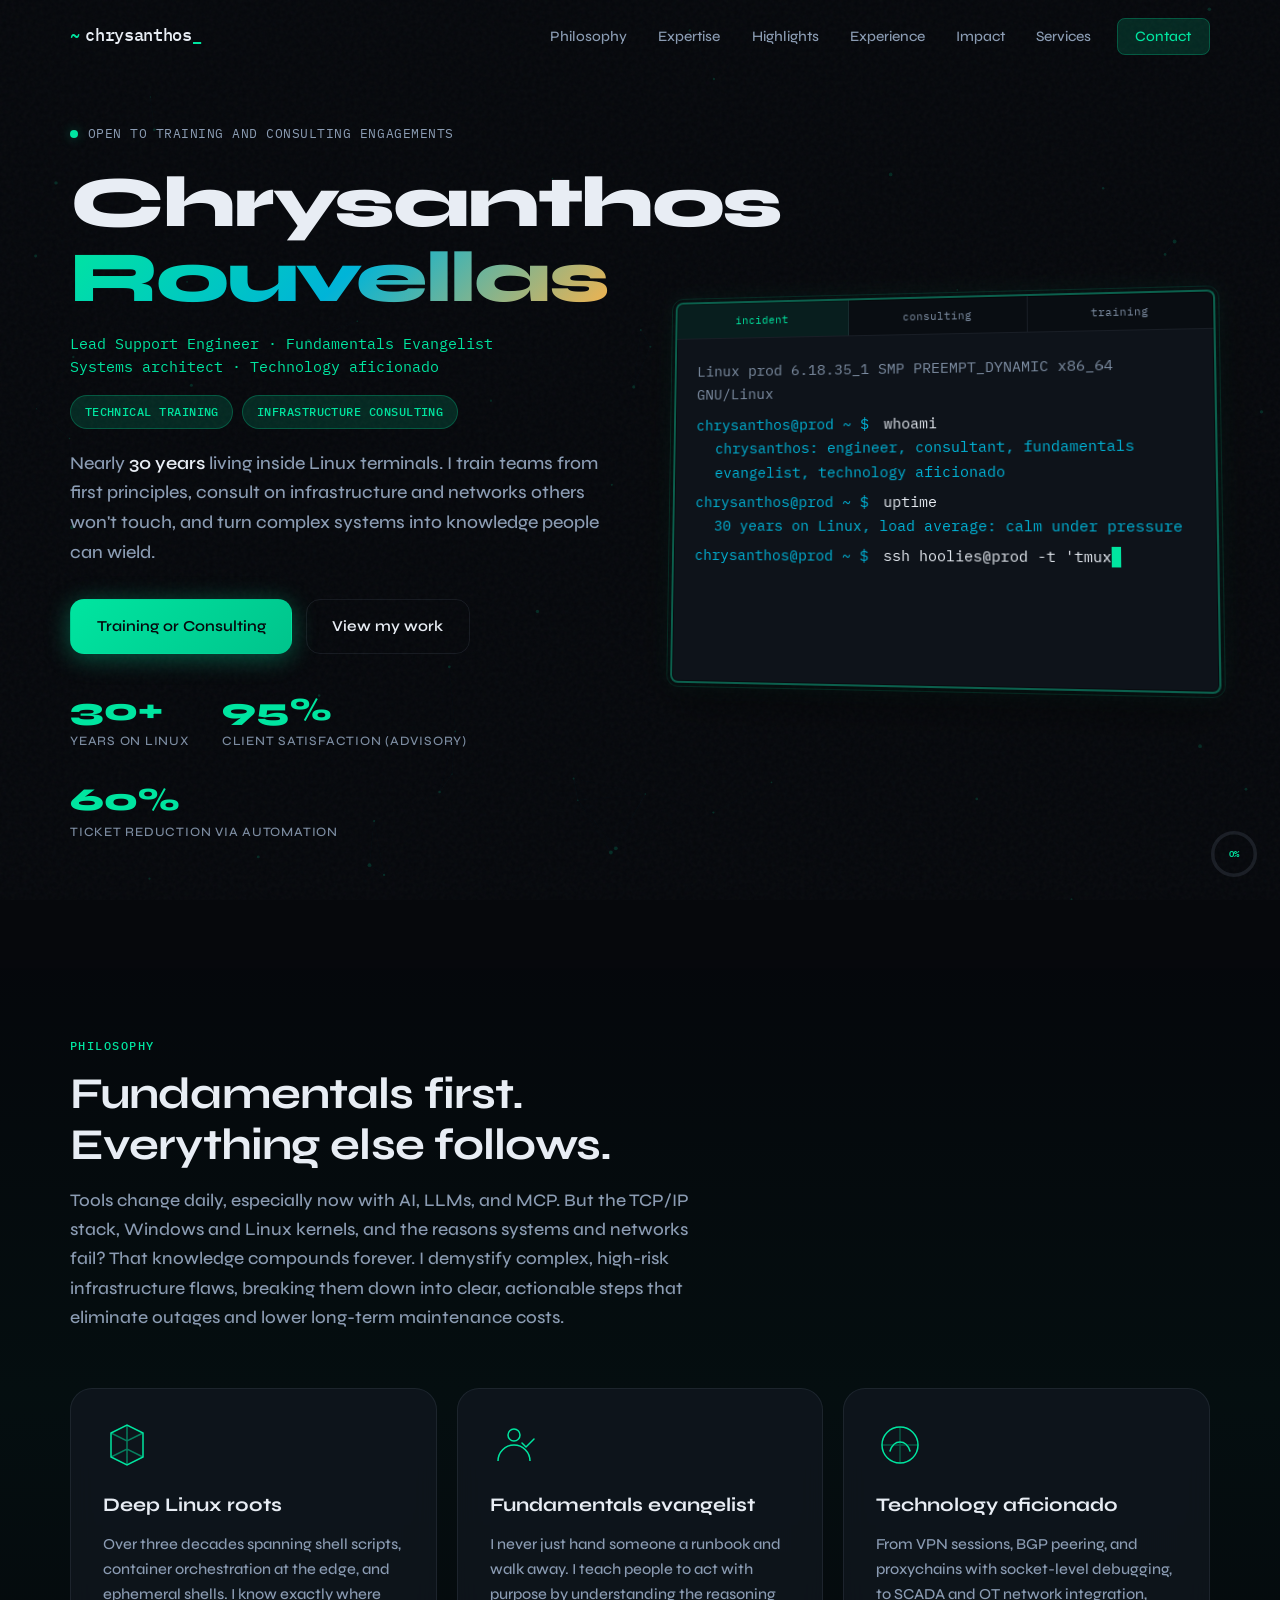
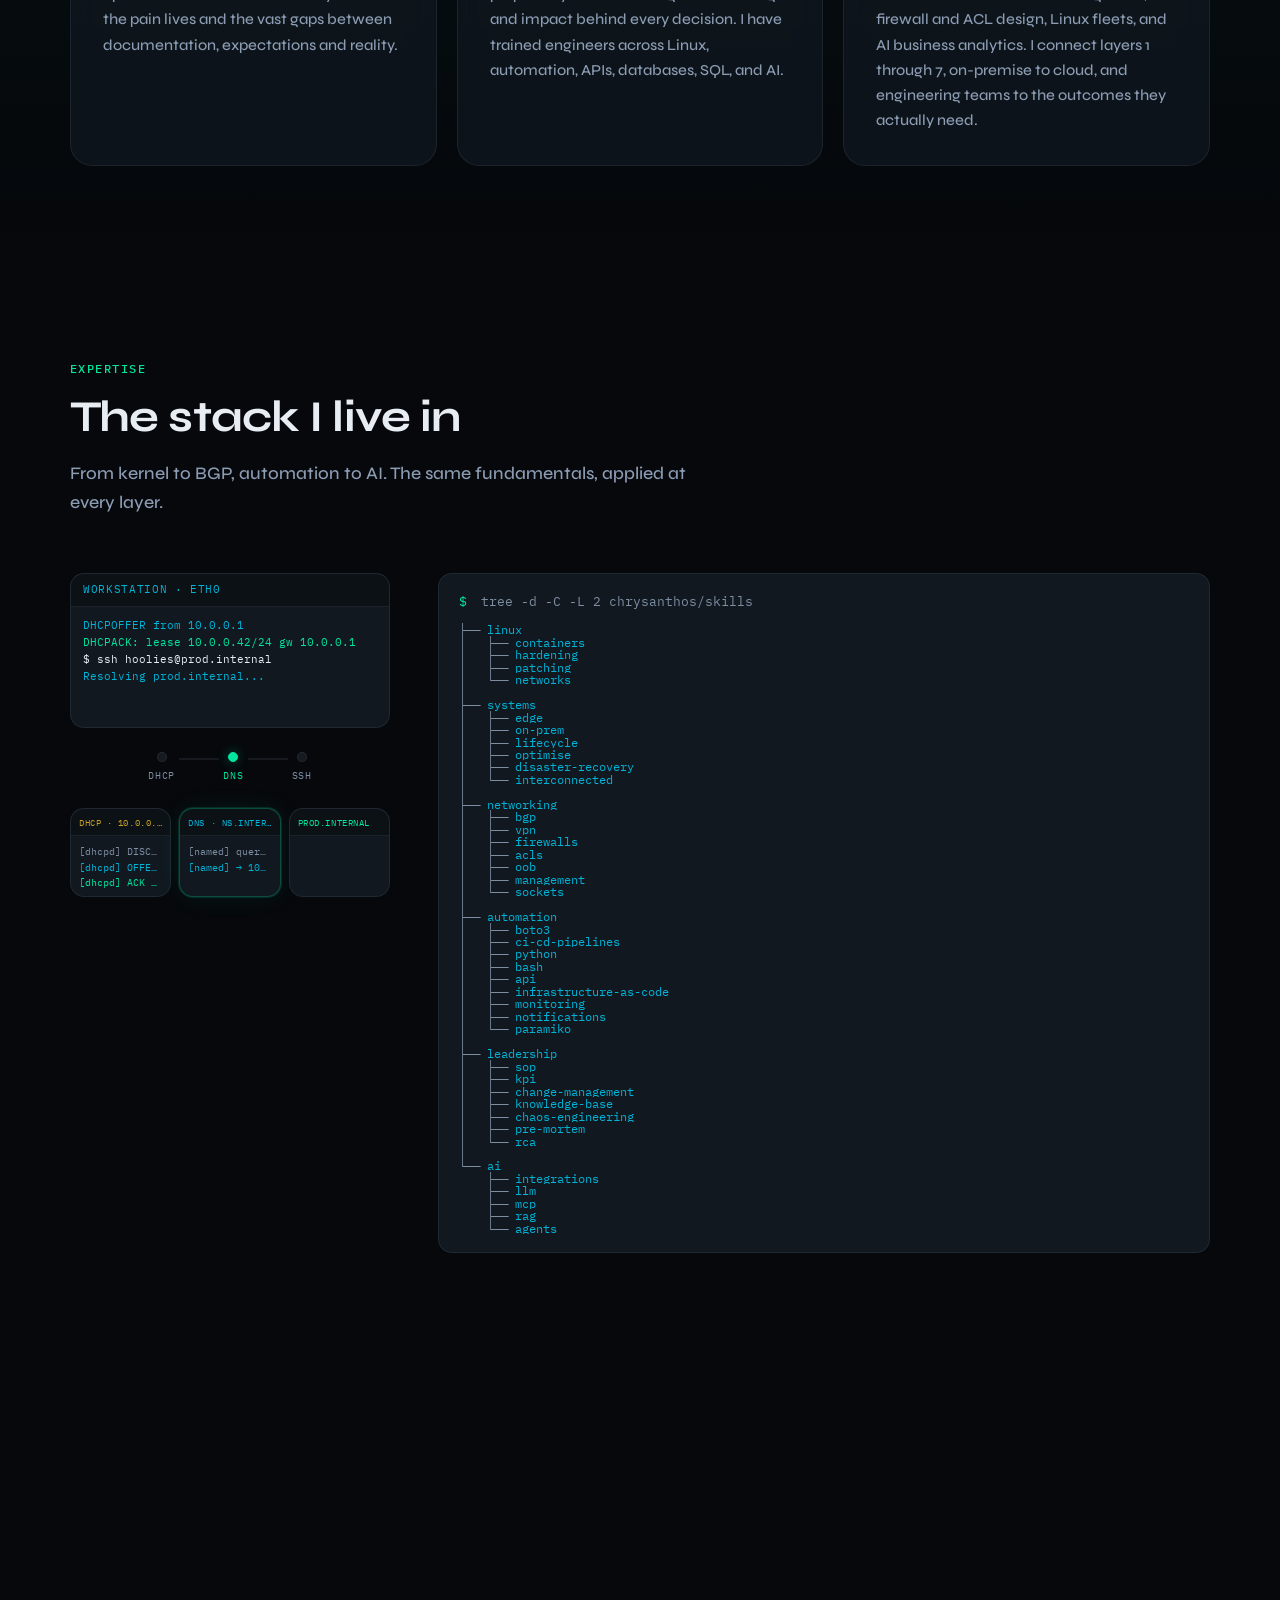
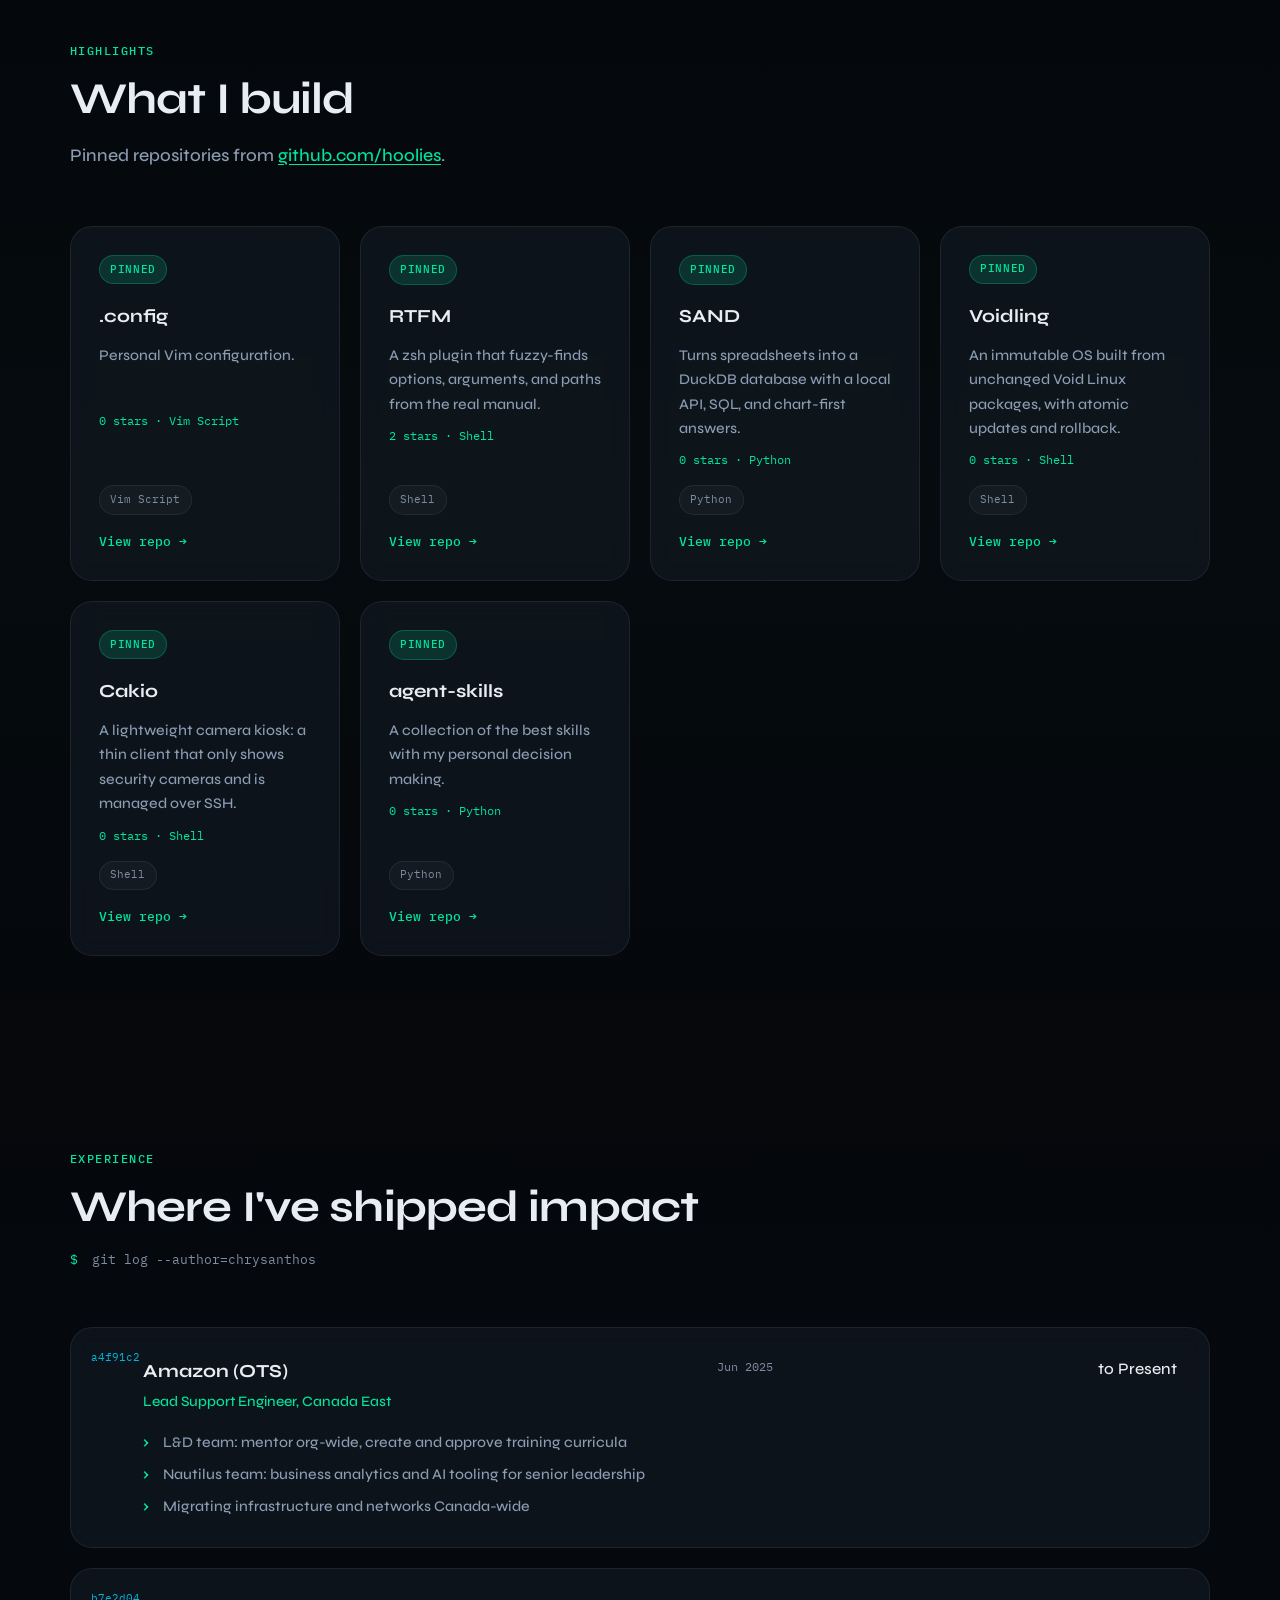
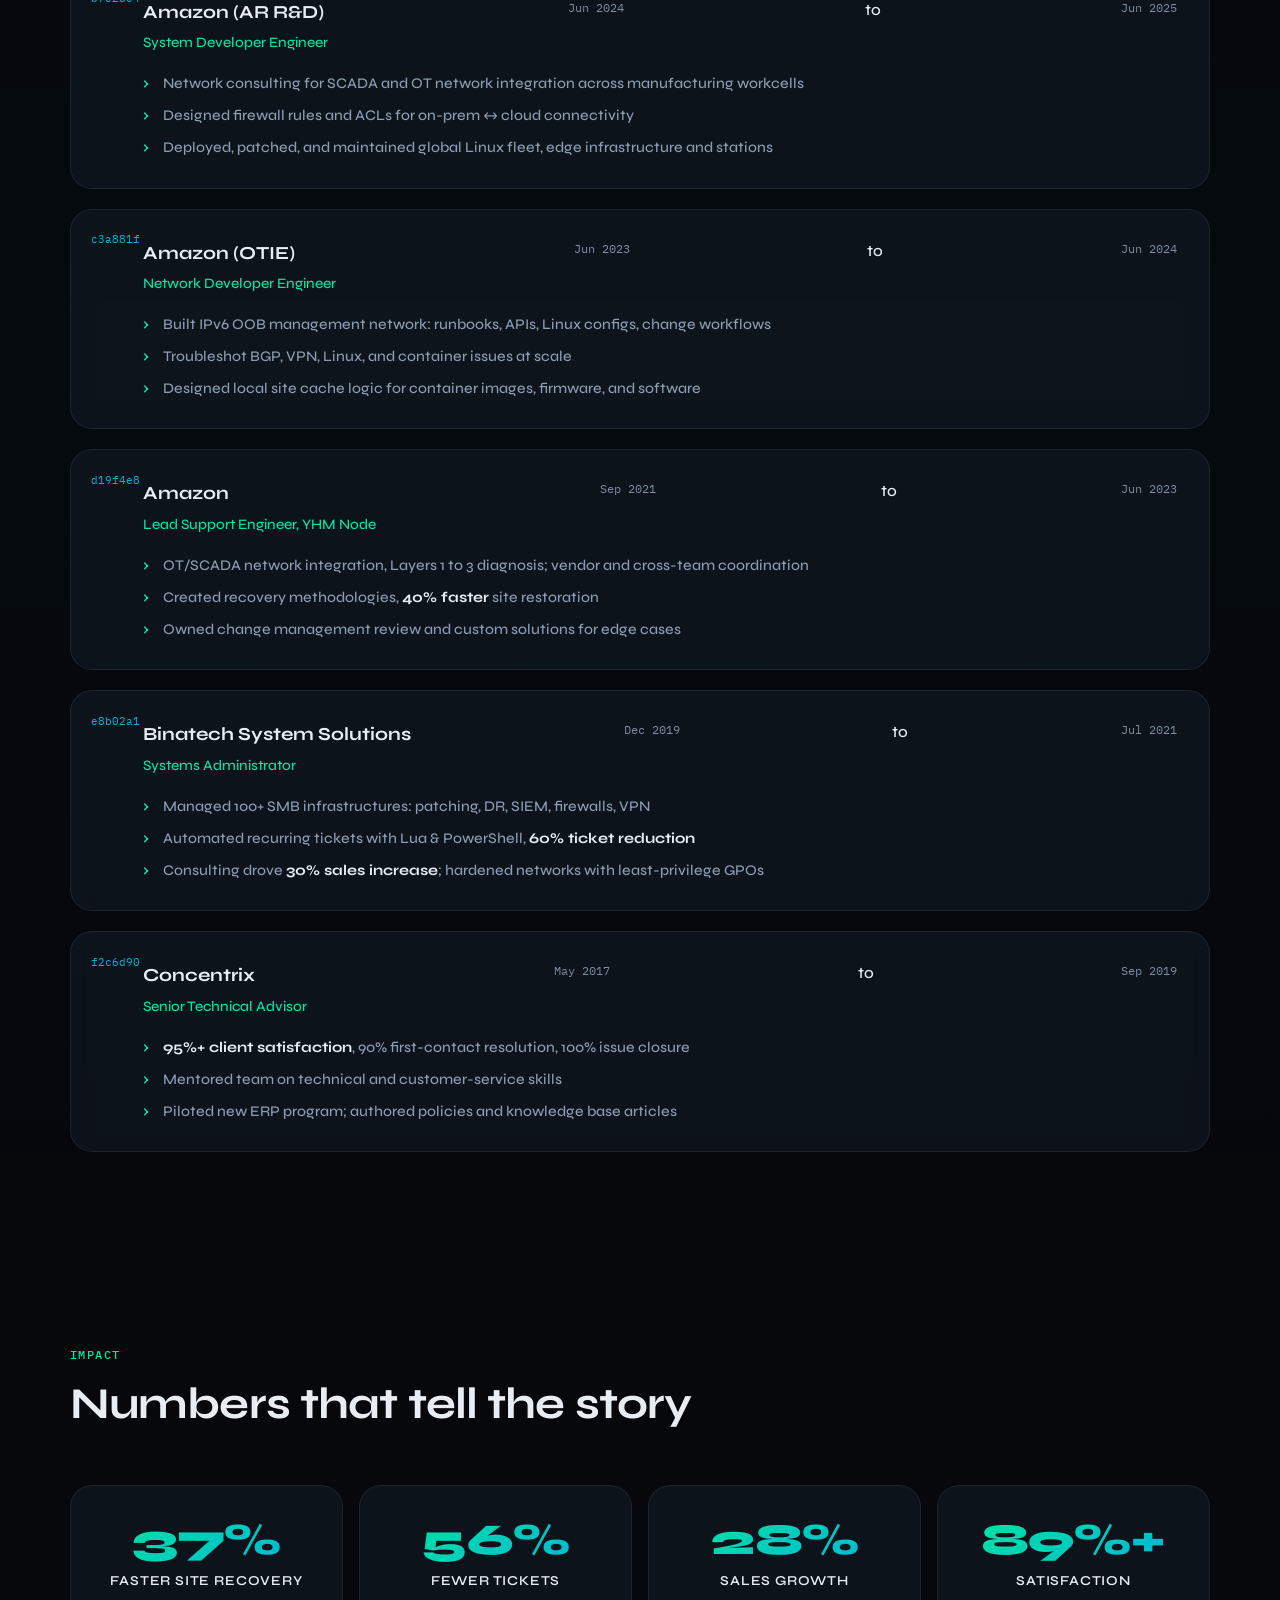
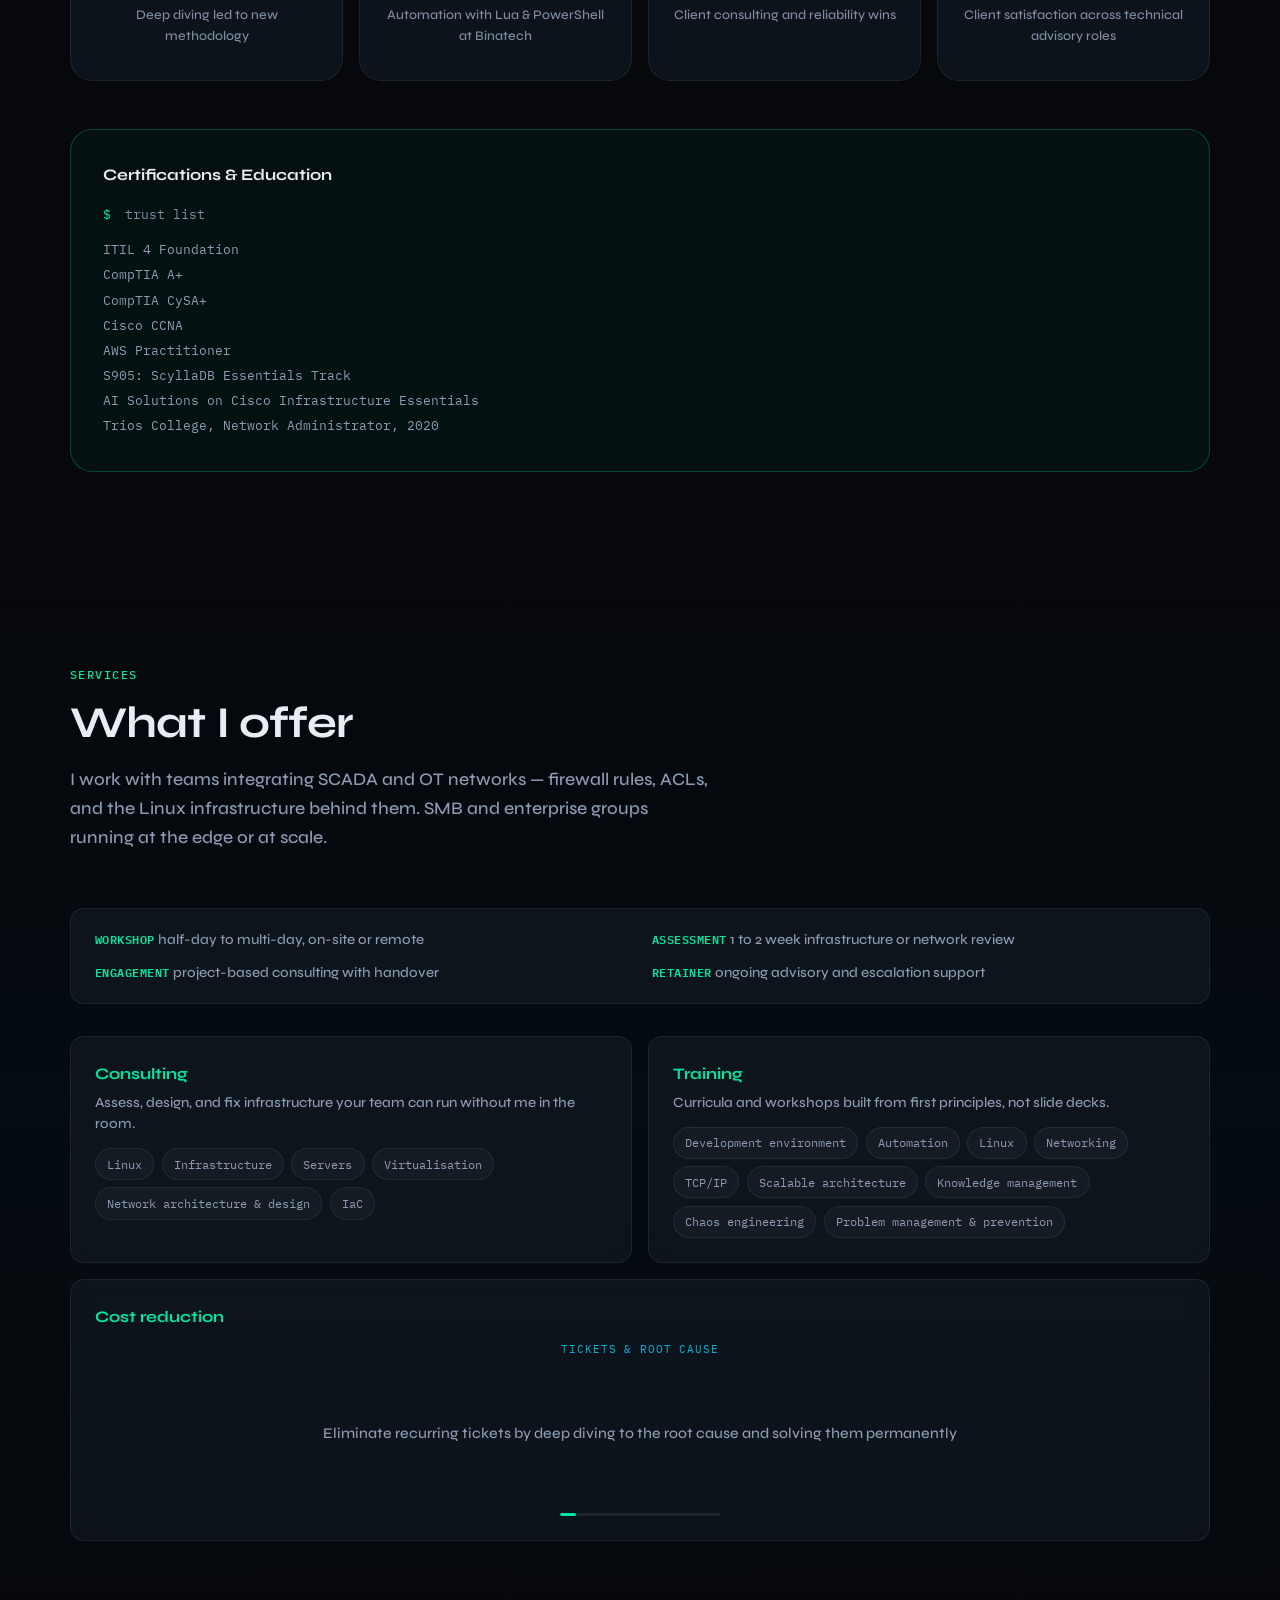
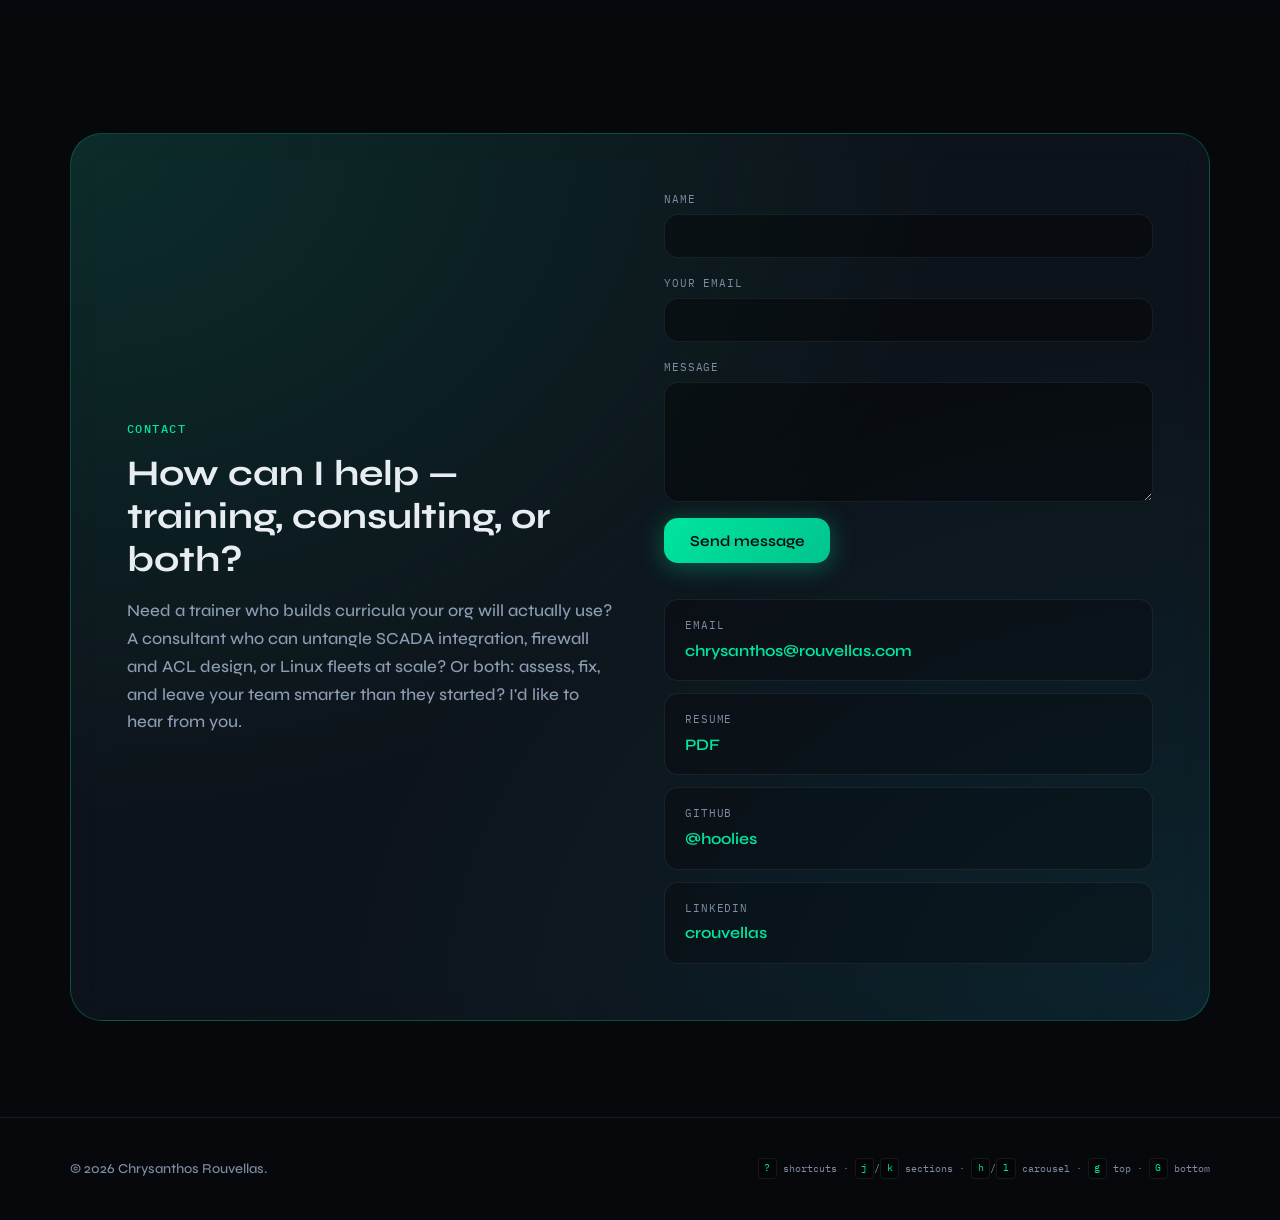
<file: index.html>
<!DOCTYPE html>
<html lang="en">
<head>
  <meta charset="UTF-8">
  <meta name="viewport" content="width=device-width, initial-scale=1.0">
  <script>document.documentElement.classList.add("js");</script>
  <meta name="description" content="Linux training and infrastructure consulting. Nearly 30 years on Linux, networking, SCADA, and OT. Workshops, assessments, and retainers.">
  <meta name="author" content="Chrysanthos Rouvellas">
  <meta name="robots" content="index, follow">
  <meta name="theme-color" content="#0a0e14">
  <link rel="canonical" href="https://rouvellas.com/">

  <meta property="og:locale" content="en_CA">
  <meta property="og:site_name" content="Chrysanthos Rouvellas">
  <meta property="og:type" content="website">
  <meta property="og:title" content="Chrysanthos Rouvellas | Linux Training &amp; Consulting">
  <meta property="og:description" content="Linux training and infrastructure consulting. Nearly 30 years on Linux, networking, SCADA, and OT. Workshops, assessments, and retainers.">
  <meta property="og:url" content="https://rouvellas.com/">
  <meta property="og:image" content="https://rouvellas.com/og-image.png">
  <meta property="og:image:alt" content="Chrysanthos Rouvellas, Linux training and infrastructure consulting">
  <meta property="og:image:width" content="1200">
  <meta property="og:image:height" content="630">

  <meta name="twitter:card" content="summary_large_image">
  <meta name="twitter:title" content="Chrysanthos Rouvellas | Linux Training &amp; Consulting">
  <meta name="twitter:description" content="Linux training and infrastructure consulting. Nearly 30 years on Linux, networking, SCADA, and OT. Workshops, assessments, and retainers.">
  <meta name="twitter:image" content="https://rouvellas.com/og-image.png">
  <meta name="twitter:image:alt" content="Chrysanthos Rouvellas, Linux training and infrastructure consulting">

  <title>Chrysanthos Rouvellas | Linux Training &amp; Consulting</title>

  <link rel="preload" href="fonts/Syne-ExtraBold.woff2" as="font" type="font/woff2" crossorigin>
  <link rel="preload" href="fonts/IBMPlexMono-Regular.woff2" as="font" type="font/woff2" crossorigin>
  <link rel="stylesheet" href="fonts/fonts.css">
  <link rel="stylesheet" href="css/styles.css">
  <link rel="icon" href="favicon.svg" type="image/svg+xml">

  <script type="application/ld+json">
  {
    "@context": "https://schema.org",
    "@graph": [
      {
        "@type": "WebSite",
        "@id": "https://rouvellas.com/#website",
        "url": "https://rouvellas.com/",
        "name": "Chrysanthos Rouvellas",
        "description": "Linux training and infrastructure consulting. Nearly 30 years on Linux, networking, SCADA, and OT.",
        "inLanguage": "en-CA",
        "publisher": { "@id": "https://rouvellas.com/#person" }
      },
      {
        "@type": "Person",
        "@id": "https://rouvellas.com/#person",
        "name": "Chrysanthos Rouvellas",
        "jobTitle": "Lead Support Engineer",
        "description": "Technical training and infrastructure consulting. SCADA and OT network integration, firewalls, ACLs, and enterprise Linux.",
        "email": "chrysanthos@rouvellas.com",
        "url": "https://rouvellas.com/",
        "image": "https://rouvellas.com/og-image.png",
        "address": {
          "@type": "PostalAddress",
          "addressCountry": "CA"
        },
        "sameAs": [
          "https://github.com/hoolies",
          "https://www.linkedin.com/in/crouvellas/"
        ],
        "knowsAbout": [
          "Linux", "Systems", "Networking", "Automation", "Leadership", "AI",
          "SCADA", "OT network integration", "Firewalls", "ACLs", "BGP", "VPN",
          "Technical Training", "Consulting"
        ]
      },
      {
        "@type": "Service",
        "@id": "https://rouvellas.com/#training",
        "name": "Technical training",
        "serviceType": "Technical training",
        "url": "https://rouvellas.com/#services",
        "provider": { "@id": "https://rouvellas.com/#person" },
        "areaServed": "Worldwide",
        "description": "Curricula and workshops built from first principles, from half-day sessions to multi-day on-site or remote training."
      },
      {
        "@type": "Service",
        "@id": "https://rouvellas.com/#consulting",
        "name": "Infrastructure consulting",
        "serviceType": "Infrastructure consulting",
        "url": "https://rouvellas.com/#services",
        "provider": { "@id": "https://rouvellas.com/#person" },
        "areaServed": "Worldwide",
        "description": "Assessments, project engagements, and retainers for Linux infrastructure, SCADA and OT networks, firewalls, and ACLs."
      }
    ]
  }
  </script>
</head>
<body>
  <a class="skip-link" href="#main">Skip to content</a>

  <canvas id="networkCanvas" aria-hidden="true"></canvas>
  <div class="grain" aria-hidden="true"></div>

  <header class="site-header" id="top">
    <div class="container header-inner">
      <a class="logo" href="#top" aria-label="Chrysanthos Rouvellas home">
        <span class="logo-prompt" aria-hidden="true">~</span>
        <span class="logo-text">chrysanthos<span class="logo-cursor" aria-hidden="true">_</span></span>
      </a>

      <button type="button" class="nav-toggle" id="navToggle" aria-expanded="false" aria-controls="siteNav" aria-label="Open menu">
        <span class="nav-toggle-bar"></span>
        <span class="nav-toggle-bar"></span>
        <span class="nav-toggle-bar"></span>
      </button>

      <nav class="site-nav" id="siteNav" aria-label="Primary">
        <ul class="nav-list">
          <li><a href="#philosophy" data-section="philosophy">Philosophy</a></li>
          <li><a href="#expertise" data-section="expertise">Expertise</a></li>
          <li><a href="#highlights" data-section="highlights">Highlights</a></li>
          <li><a href="#experience" data-section="experience">Experience</a></li>
          <li><a href="#impact" data-section="impact">Impact</a></li>
          <li><a href="#services" data-section="services">Services</a></li>
          <li><a href="#contact" class="nav-cta" data-section="contact">Contact</a></li>
        </ul>
      </nav>
    </div>
  </header>

  <main id="main">
    <section class="hero" aria-labelledby="hero-title">
      <div class="container hero-grid">
        <div class="hero-content">
          <p class="hero-eyebrow reveal">
            <span class="status-dot" aria-hidden="true"></span>
            Open to training and consulting engagements
          </p>
          <h1 id="hero-title" class="hero-title reveal">
            <span class="hero-line">Chrysanthos</span>
            <span class="hero-line hero-line-accent">Rouvellas</span>
          </h1>
          <p class="hero-tagline reveal">
            Lead Support Engineer · Fundamentals Evangelist<br>
            Systems architect · Technology aficionado
          </p>
          <p class="hero-services reveal" aria-label="Services offered">
            <span class="service-pill">Technical training</span>
            <span class="service-pill">Infrastructure consulting</span>
          </p>
          <p class="hero-lead reveal">
            Nearly <strong>30 years</strong> living inside Linux terminals. I train teams from first principles,
            consult on infrastructure and networks others won't touch, and turn complex systems into knowledge people can wield.
          </p>
          <div class="hero-actions reveal">
            <a href="#services" class="btn btn-primary">Training or Consulting</a>
            <a href="#experience" class="btn btn-ghost">View my work</a>
          </div>
          <dl class="hero-stats reveal">
            <div class="stat">
              <dt><span data-count="30" data-suffix="+">0</span></dt>
              <dd>Years on Linux</dd>
            </div>
            <div class="stat">
              <dt><span data-count="95" data-suffix="%">0</span></dt>
              <dd>Client satisfaction (advisory)</dd>
            </div>
            <div class="stat">
              <dt><span data-count="60" data-suffix="%">0</span></dt>
              <dd>Ticket reduction via automation</dd>
            </div>
          </dl>
        </div>

        <div class="hero-terminal reveal" aria-label="Interactive terminal preview">
          <div class="terminal-window" id="terminalWindow" tabindex="0" title="Click to run next command">
            <div class="terminal-tmux-bar" id="terminalTmuxBar" role="tablist" aria-label="Terminal sessions">
              <button type="button" class="terminal-tmux-tab active" data-session="incident" role="tab" aria-selected="true">incident</button>
              <button type="button" class="terminal-tmux-tab" data-session="consulting" role="tab" aria-selected="false">consulting</button>
              <button type="button" class="terminal-tmux-tab" data-session="training" role="tab" aria-selected="false">training</button>
            </div>
            <div class="terminal-body" id="terminalBody">
              <div class="terminal-line terminal-muted">Linux prod 6.18.35_1 SMP PREEMPT_DYNAMIC x86_64 GNU/Linux</div>
              <div class="terminal-line"><span class="prompt" id="terminalPrompt">chrysanthos@prod ~ $</span> whoami</div>
              <div class="terminal-line terminal-output">chrysanthos: engineer, consultant, fundamentals evangelist, technology aficionado</div>
              <div class="terminal-line"><span class="prompt" id="terminalPromptUptime">chrysanthos@prod ~ $</span> uptime</div>
              <div class="terminal-line terminal-output" id="terminalUptime">calculating kernel wisdom…</div>
              <div class="terminal-line terminal-command-line"><span class="prompt" id="terminalPromptCmd">chrysanthos@prod ~ $</span> <span id="terminalCommand"></span><span class="terminal-cursor" aria-hidden="true">█</span></div>
              <div class="terminal-line terminal-output terminal-command-output" id="terminalCommandOutput" aria-live="polite"></div>
            </div>
            <p class="terminal-hint">Click terminal or tabs to switch sessions</p>
          </div>
        </div>
      </div>
    </section>

    <section class="section philosophy" id="philosophy" aria-labelledby="philosophy-title">
      <div class="container">
        <header class="section-header reveal">
          <span class="section-label">Philosophy</span>
          <h2 id="philosophy-title">Fundamentals first.<br>Everything else follows.</h2>
          <p class="section-intro">
            Tools change daily, especially now with AI, LLMs, and MCP. But the TCP/IP stack, Windows and Linux kernels,
            and the reasons systems and networks fail? That knowledge compounds forever.
            I demystify complex, high-risk infrastructure flaws, breaking them down into clear, actionable steps that eliminate outages and lower long-term maintenance costs.
          </p>
        </header>

        <div class="pillar-grid">
          <article class="pillar-card reveal">
            <div class="pillar-icon" aria-hidden="true">
              <svg viewBox="0 0 48 48" fill="none"><path d="M8 36V12l16-8 16 8v24l-16 8-16-8z" stroke="currentColor" stroke-width="1.5"/><path d="M24 4v40M8 12l16 8 16-8M8 36l16-8 16 8" stroke="currentColor" stroke-width="1.5" opacity="0.5"/></svg>
            </div>
            <h3>Deep Linux roots</h3>
            <p>
              Over three decades spanning shell scripts, container orchestration at the edge, and ephemeral shells.
              I know exactly where the pain lives and the vast gaps between documentation, expectations and reality.
            </p>
          </article>

          <article class="pillar-card reveal">
            <div class="pillar-icon" aria-hidden="true">
              <svg viewBox="0 0 48 48" fill="none"><circle cx="24" cy="14" r="6" stroke="currentColor" stroke-width="1.5"/><path d="M8 40c0-8.837 7.163-16 16-16s16 7.163 16 16" stroke="currentColor" stroke-width="1.5"/><path d="M32 22l4 4 8-8" stroke="currentColor" stroke-width="1.5" stroke-linecap="round" stroke-linejoin="round"/></svg>
            </div>
            <h3>Fundamentals evangelist</h3>
            <p>
              I never just hand someone a runbook and walk away. I teach people to act with purpose by understanding
              the reasoning and impact behind every decision. I have trained engineers across Linux, automation, APIs, databases, SQL, and AI.
            </p>
          </article>

          <article class="pillar-card reveal">
            <div class="pillar-icon" aria-hidden="true">
              <svg viewBox="0 0 48 48" fill="none"><path d="M6 24h36M24 6v36" stroke="currentColor" stroke-width="1.5" opacity="0.3"/><circle cx="24" cy="24" r="18" stroke="currentColor" stroke-width="1.5"/><path d="M14 30c2-6 6-9 10-9s8 3 10 9" stroke="currentColor" stroke-width="1.5" stroke-linecap="round"/></svg>
            </div>
            <h3>Technology aficionado</h3>
            <p>
              From VPN sessions, BGP peering, and proxychains with socket-level debugging, to SCADA and OT network integration,
              firewall and ACL design, Linux fleets, and AI business analytics. I connect layers 1 through 7, on-premise to cloud,
              and engineering teams to the outcomes they actually need.
            </p>
          </article>
        </div>
      </div>
    </section>

    <section class="section expertise" id="expertise" aria-labelledby="expertise-title">
      <div class="container">
        <header class="section-header reveal">
          <span class="section-label">Expertise</span>
          <h2 id="expertise-title">The stack I live in</h2>
          <p class="section-intro">
            From kernel to BGP, automation to AI. The same fundamentals, applied at every layer.
          </p>
        </header>

        <div class="skills-layout">
          <div class="network-demo reveal" aria-label="Network connection demo: DHCP, DNS, and SSH">
            <div class="net-host net-client">
              <div class="net-host-label">workstation · eth0</div>
              <div class="net-console" id="clientConsole"></div>
            </div>

            <div class="net-flow" aria-hidden="true">
              <div class="net-step net-step-active" data-step="dhcp">
                <span class="net-step-dot"></span>
                <span>DHCP</span>
              </div>
              <div class="net-step-line"></div>
              <div class="net-step" data-step="dns">
                <span class="net-step-dot"></span>
                <span>DNS</span>
              </div>
              <div class="net-step-line"></div>
              <div class="net-step" data-step="ssh">
                <span class="net-step-dot"></span>
                <span>SSH</span>
              </div>
            </div>

            <div class="net-servers">
              <div class="net-host net-server net-server-dhcp">
                <div class="net-host-label">dhcp · 10.0.0.1</div>
                <div class="net-console" id="dhcpConsole"></div>
              </div>
              <div class="net-host net-server net-server-dns">
                <div class="net-host-label">dns · ns.internal</div>
                <div class="net-console" id="dnsConsole"></div>
              </div>
              <div class="net-host net-server net-server-prod">
                <div class="net-host-label">prod.internal</div>
                <div class="net-console" id="prodConsole"></div>
              </div>
            </div>
          </div>

          <div class="skills-tree reveal" role="region" aria-label="Skills tree: Linux, Systems, Networking, Automation, Leadership, and AI">
            <div class="skills-tree-cmd"><span class="skills-tree-prompt">$</span> tree -d -C -L 2 chrysanthos/skills</div>
            <div class="skills-tree-output">
              <!-- SKILLS-TREE:START -->
              <div class="tree-line"><span class="tree-branch">├── </span><span class="tree-dir">linux</span></div>
              <div class="tree-line"><span class="tree-branch">│   ├── </span><span class="tree-dir">containers</span></div>
              <div class="tree-line"><span class="tree-branch">│   ├── </span><span class="tree-dir">hardening</span></div>
              <div class="tree-line"><span class="tree-branch">│   ├── </span><span class="tree-dir">patching</span></div>
              <div class="tree-line"><span class="tree-branch">│   └── </span><span class="tree-dir">networks</span></div>
              <div class="tree-line tree-gap" aria-hidden="true"><span class="tree-branch">│</span></div>
              <div class="tree-line"><span class="tree-branch">├── </span><span class="tree-dir">systems</span></div>
              <div class="tree-line"><span class="tree-branch">│   ├── </span><span class="tree-dir">edge</span></div>
              <div class="tree-line"><span class="tree-branch">│   ├── </span><span class="tree-dir">on-prem</span></div>
              <div class="tree-line"><span class="tree-branch">│   ├── </span><span class="tree-dir">lifecycle</span></div>
              <div class="tree-line"><span class="tree-branch">│   ├── </span><span class="tree-dir">optimise</span></div>
              <div class="tree-line"><span class="tree-branch">│   ├── </span><span class="tree-dir">disaster-recovery</span></div>
              <div class="tree-line"><span class="tree-branch">│   └── </span><span class="tree-dir">interconnected</span></div>
              <div class="tree-line tree-gap" aria-hidden="true"><span class="tree-branch">│</span></div>
              <div class="tree-line"><span class="tree-branch">├── </span><span class="tree-dir">networking</span></div>
              <div class="tree-line"><span class="tree-branch">│   ├── </span><span class="tree-dir">bgp</span></div>
              <div class="tree-line"><span class="tree-branch">│   ├── </span><span class="tree-dir">vpn</span></div>
              <div class="tree-line"><span class="tree-branch">│   ├── </span><span class="tree-dir">firewalls</span></div>
              <div class="tree-line"><span class="tree-branch">│   ├── </span><span class="tree-dir">acls</span></div>
              <div class="tree-line"><span class="tree-branch">│   ├── </span><span class="tree-dir">oob</span></div>
              <div class="tree-line"><span class="tree-branch">│   ├── </span><span class="tree-dir">management</span></div>
              <div class="tree-line"><span class="tree-branch">│   └── </span><span class="tree-dir">sockets</span></div>
              <div class="tree-line tree-gap" aria-hidden="true"><span class="tree-branch">│</span></div>
              <div class="tree-line"><span class="tree-branch">├── </span><span class="tree-dir">automation</span></div>
              <div class="tree-line"><span class="tree-branch">│   ├── </span><span class="tree-dir">boto3</span></div>
              <div class="tree-line"><span class="tree-branch">│   ├── </span><span class="tree-dir">ci-cd-pipelines</span></div>
              <div class="tree-line"><span class="tree-branch">│   ├── </span><span class="tree-dir">python</span></div>
              <div class="tree-line"><span class="tree-branch">│   ├── </span><span class="tree-dir">bash</span></div>
              <div class="tree-line"><span class="tree-branch">│   ├── </span><span class="tree-dir">api</span></div>
              <div class="tree-line"><span class="tree-branch">│   ├── </span><span class="tree-dir">infrastructure-as-code</span></div>
              <div class="tree-line"><span class="tree-branch">│   ├── </span><span class="tree-dir">monitoring</span></div>
              <div class="tree-line"><span class="tree-branch">│   ├── </span><span class="tree-dir">notifications</span></div>
              <div class="tree-line"><span class="tree-branch">│   └── </span><span class="tree-dir">paramiko</span></div>
              <div class="tree-line tree-gap" aria-hidden="true"><span class="tree-branch">│</span></div>
              <div class="tree-line"><span class="tree-branch">├── </span><span class="tree-dir">leadership</span></div>
              <div class="tree-line"><span class="tree-branch">│   ├── </span><span class="tree-dir">sop</span></div>
              <div class="tree-line"><span class="tree-branch">│   ├── </span><span class="tree-dir">kpi</span></div>
              <div class="tree-line"><span class="tree-branch">│   ├── </span><span class="tree-dir">change-management</span></div>
              <div class="tree-line"><span class="tree-branch">│   ├── </span><span class="tree-dir">knowledge-base</span></div>
              <div class="tree-line"><span class="tree-branch">│   ├── </span><span class="tree-dir">chaos-engineering</span></div>
              <div class="tree-line"><span class="tree-branch">│   ├── </span><span class="tree-dir">pre-mortem</span></div>
              <div class="tree-line"><span class="tree-branch">│   └── </span><span class="tree-dir">rca</span></div>
              <div class="tree-line tree-gap" aria-hidden="true"><span class="tree-branch">│</span></div>
              <div class="tree-line"><span class="tree-branch">└── </span><span class="tree-dir">ai</span></div>
              <div class="tree-line"><span class="tree-branch">    ├── </span><span class="tree-dir">integrations</span></div>
              <div class="tree-line"><span class="tree-branch">    ├── </span><span class="tree-dir">llm</span></div>
              <div class="tree-line"><span class="tree-branch">    ├── </span><span class="tree-dir">mcp</span></div>
              <div class="tree-line"><span class="tree-branch">    ├── </span><span class="tree-dir">rag</span></div>
              <div class="tree-line"><span class="tree-branch">    └── </span><span class="tree-dir">agents</span></div>
            <!-- SKILLS-TREE:END -->
            </div>
          </div>
        </div>
      </div>
    </section>

    <section class="section highlights" id="highlights" aria-labelledby="highlights-title">
      <div class="container">
        <header class="section-header reveal">
          <span class="section-label">Highlights</span>
          <h2 id="highlights-title">What I build</h2>
          <p class="section-intro">
            Pinned repositories from
            <a href="https://github.com/hoolies" target="_blank" rel="me noopener noreferrer">github.com/hoolies</a>.
          </p>
        </header>

        <div
          class="highlight-grid"
          id="highlightGrid"
          data-github-user="hoolies"
          aria-live="polite"
          aria-busy="true"
        >
          <p class="highlight-status" id="highlightStatus">Loading pinned repos…</p>
        </div>
      </div>
    </section>

    <section class="section experience" id="experience" aria-labelledby="experience-title">
      <div class="container">
        <header class="section-header reveal">
          <span class="section-label">Experience</span>
          <h2 id="experience-title">Where I've shipped impact</h2>
          <p class="section-intro experience-git-intro"><span class="git-prompt">$</span> git log --author=chrysanthos</p>
        </header>

        <div class="experience-list experience-git-log">
          <article class="timeline-item reveal">
            <div class="timeline-card">
              <span class="git-hash" aria-hidden="true">a4f91c2</span>
              <header class="timeline-header">
                <div>
                  <h3>Amazon (OTS)</h3>
                  <p class="timeline-role">Lead Support Engineer, Canada East</p>
                </div>
                <time datetime="2025-06">Jun 2025</time> to Present
              </header>
              <ul class="timeline-details">
                <li>L&amp;D team: mentor org-wide, create and approve training curricula</li>
                <li>Nautilus team: business analytics and AI tooling for senior leadership</li>
                <li>Migrating infrastructure and networks Canada-wide</li>
              </ul>
            </div>
          </article>

          <article class="timeline-item reveal">
            <div class="timeline-card">
              <span class="git-hash" aria-hidden="true">b7e2d04</span>
              <header class="timeline-header">
                <div>
                  <h3>Amazon (AR R&amp;D)</h3>
                  <p class="timeline-role">System Developer Engineer</p>
                </div>
                <time datetime="2024-06">Jun 2024</time> to <time datetime="2025-06">Jun 2025</time>
              </header>
              <ul class="timeline-details">
                <li>Network consulting for SCADA and OT network integration across manufacturing workcells</li>
                <li>Designed firewall rules and ACLs for on-prem ↔ cloud connectivity</li>
                <li>Deployed, patched, and maintained global Linux fleet, edge infrastructure and stations</li>
              </ul>
            </div>
          </article>

          <article class="timeline-item reveal">
            <div class="timeline-card">
              <span class="git-hash" aria-hidden="true">c3a881f</span>
              <header class="timeline-header">
                <div>
                  <h3>Amazon (OTIE)</h3>
                  <p class="timeline-role">Network Developer Engineer</p>
                </div>
                <time datetime="2023-06">Jun 2023</time> to <time datetime="2024-06">Jun 2024</time>
              </header>
              <ul class="timeline-details">
                <li>Built IPv6 OOB management network: runbooks, APIs, Linux configs, change workflows</li>
                <li>Troubleshot BGP, VPN, Linux, and container issues at scale</li>
                <li>Designed local site cache logic for container images, firmware, and software</li>
              </ul>
            </div>
          </article>

          <article class="timeline-item reveal">
            <div class="timeline-card">
              <span class="git-hash" aria-hidden="true">d19f4e8</span>
              <header class="timeline-header">
                <div>
                  <h3>Amazon</h3>
                  <p class="timeline-role">Lead Support Engineer, YHM Node</p>
                </div>
                <time datetime="2021-09">Sep 2021</time> to <time datetime="2023-06">Jun 2023</time>
              </header>
              <ul class="timeline-details">
                <li>OT/SCADA network integration, Layers 1 to 3 diagnosis; vendor and cross-team coordination</li>
                <li>Created recovery methodologies, <strong>40% faster</strong> site restoration</li>
                <li>Owned change management review and custom solutions for edge cases</li>
              </ul>
            </div>
          </article>

          <article class="timeline-item reveal">
            <div class="timeline-card">
              <span class="git-hash" aria-hidden="true">e8b02a1</span>
              <header class="timeline-header">
                <div>
                  <h3>Binatech System Solutions</h3>
                  <p class="timeline-role">Systems Administrator</p>
                </div>
                <time datetime="2019-12">Dec 2019</time> to <time datetime="2021-07">Jul 2021</time>
              </header>
              <ul class="timeline-details">
                <li>Managed 100+ SMB infrastructures: patching, DR, SIEM, firewalls, VPN</li>
                <li>Automated recurring tickets with Lua &amp; PowerShell, <strong>60% ticket reduction</strong></li>
                <li>Consulting drove <strong>30% sales increase</strong>; hardened networks with least-privilege GPOs</li>
              </ul>
            </div>
          </article>

          <article class="timeline-item reveal">
            <div class="timeline-card">
              <span class="git-hash" aria-hidden="true">f2c6d90</span>
              <header class="timeline-header">
                <div>
                  <h3>Concentrix</h3>
                  <p class="timeline-role">Senior Technical Advisor</p>
                </div>
                <time datetime="2017-05">May 2017</time> to <time datetime="2019-09">Sep 2019</time>
              </header>
              <ul class="timeline-details">
                <li><strong>95%+ client satisfaction</strong>, 90% first-contact resolution, 100% issue closure</li>
                <li>Mentored team on technical and customer-service skills</li>
                <li>Piloted new ERP program; authored policies and knowledge base articles</li>
              </ul>
            </div>
          </article>
        </div>
      </div>
    </section>

    <section class="section impact" id="impact" aria-labelledby="impact-title">
      <div class="container">
        <header class="section-header reveal">
          <span class="section-label">Impact</span>
          <h2 id="impact-title">Numbers that tell the story</h2>
        </header>

        <div class="impact-grid">
          <div class="impact-card reveal">
            <span class="impact-value" data-count="40" data-suffix="%">0</span>
            <span class="impact-label">Faster site recovery</span>
            <p>Deep diving led to new methodology</p>
          </div>
          <div class="impact-card reveal">
            <span class="impact-value" data-count="60" data-suffix="%">0</span>
            <span class="impact-label">Fewer tickets</span>
            <p>Automation with Lua &amp; PowerShell at Binatech</p>
          </div>
          <div class="impact-card reveal">
            <span class="impact-value" data-count="30" data-suffix="%">0</span>
            <span class="impact-label">Sales growth</span>
            <p>Client consulting and reliability wins</p>
          </div>
          <div class="impact-card reveal">
            <span class="impact-value" data-count="95" data-suffix="%+">0</span>
            <span class="impact-label">Satisfaction</span>
            <p>Client satisfaction across technical advisory roles</p>
          </div>
        </div>

        <div class="certs reveal">
          <h3 class="certs-title">Certifications &amp; Education</h3>
          <p class="certs-trust-intro"><span class="terminal-prompt">$</span> trust list</p>
          <ul class="cert-list cert-list-trust">
            <li>ITIL 4 Foundation</li>
            <li>CompTIA A+</li>
            <li>CompTIA CySA+</li>
            <li>Cisco CCNA</li>
            <li>AWS Practitioner</li>
            <li>S905: ScyllaDB Essentials Track</li>
            <li>AI Solutions on Cisco Infrastructure Essentials</li>
            <li>Trios College, Network Administrator, 2020</li>
          </ul>
        </div>
      </div>
    </section>

    <section class="section services" id="services" aria-labelledby="services-title">
      <div class="container">
        <header class="section-header reveal">
          <span class="section-label">Services</span>
          <h2 id="services-title">What I offer</h2>
          <p class="section-intro">
            I work with teams integrating SCADA and OT networks — firewall rules, ACLs, and the Linux infrastructure behind them.
            SMB and enterprise groups running at the edge or at scale.
          </p>
        </header>

        <ul class="engagement-types reveal">
          <li><strong>Workshop</strong> half-day to multi-day, on-site or remote</li>
          <li><strong>Assessment</strong> 1 to 2 week infrastructure or network review</li>
          <li><strong>Engagement</strong> project-based consulting with handover</li>
          <li><strong>Retainer</strong> ongoing advisory and escalation support</li>
        </ul>

        <div class="services-grid">
          <article class="skill-card reveal">
            <h3>Consulting</h3>
            <p class="skill-card-lead">Assess, design, and fix infrastructure your team can run without me in the room.</p>
            <ul class="skill-tags">
              <li>Linux</li>
              <li>Infrastructure</li>
              <li>Servers</li>
              <li>Virtualisation</li>
              <li>Network architecture &amp; design</li>
              <li>IaC</li>
            </ul>
          </article>

          <article class="skill-card reveal">
            <h3>Training</h3>
            <p class="skill-card-lead">Curricula and workshops built from first principles, not slide decks.</p>
            <ul class="skill-tags">
              <li>Development environment</li>
              <li>Automation</li>
              <li>Linux</li>
              <li>Networking</li>
              <li>TCP/IP</li>
              <li>Scalable architecture</li>
              <li>Knowledge management</li>
              <li>Chaos engineering</li>
              <li>Problem management &amp; prevention</li>
            </ul>
          </article>

          <article class="skill-card skill-card-wide reveal">
            <h3>Cost reduction</h3>
            <p class="cost-carousel-group" id="costCarouselGroup" aria-live="polite">Tickets &amp; root cause</p>
            <div class="cost-carousel" id="costCarousel" tabindex="0" aria-live="polite" aria-label="Cost reduction services. Click to advance. Use h and l keys to navigate.">
              <div class="cost-carousel-viewport" id="costCarouselViewport">
                <div class="cost-carousel-track" id="costCarouselTrack">
                  <div class="cost-carousel-slide" data-group="Tickets &amp; root cause">
                    <p>Eliminate recurring tickets by deep diving to the root cause and solving them permanently</p>
                  </div>
                  <div class="cost-carousel-slide" data-group="Optimisation">
                    <p>Review existing resources and optimise redundant capacity, or redesign where needed</p>
                  </div>
                  <div class="cost-carousel-slide" data-group="Migration">
                    <p>Move obsolete software solutions to containers or VMs</p>
                  </div>
                  <div class="cost-carousel-slide" data-group="Migration">
                    <p>Migrate services to open source alternatives where possible:</p>
                    <ul class="cost-carousel-sublist">
                      <li>SQL databases to PostgreSQL</li>
                      <li>Windows file server to Linux ZFS</li>
                      <li>Windows DHCP and DNS servers to Linux</li>
                    </ul>
                  </div>
                  <div class="cost-carousel-slide" data-group="Cloud">
                    <p>Migrate servers to cloud as serverless, or re-design existing cloud architecture to be more performant</p>
                  </div>
                  <div class="cost-carousel-slide" data-group="Cloud">
                    <p>Cloud is not always the answer, migrate resources off the cloud to on-prem or hybrid</p>
                  </div>
                  <div class="cost-carousel-slide" data-group="Infrastructure">
                    <p>Set up PXE servers for seamless and fast re-provisioning</p>
                  </div>
                  <div class="cost-carousel-slide" data-group="Infrastructure">
                    <p>Build network automation platforms tracking device names, configurations, and firmware, with history and analytics</p>
                  </div>
                  <div class="cost-carousel-slide" data-group="Platform">
                    <p>Migrating off VMware? We evaluate which alternative fits your needs best.</p>
                  </div>
                  <div class="cost-carousel-slide" data-group="Manufacturing">
                    <p>Manufacturing on Linux devices:</p>
                    <ul class="cost-carousel-sublist">
                      <li>Station-type templates for consistent provisioning</li>
                      <li>Hardware discovery and udev rules for auto-healing</li>
                      <li>Auto-cut tickets when recovery fails</li>
                    </ul>
                  </div>
                </div>
              </div>
              <div class="cost-carousel-nav" id="costCarouselNav" aria-label="Cost reduction slides"></div>
            </div>
          </article>
        </div>
      </div>
    </section>

    <section class="section contact" id="contact" aria-labelledby="contact-title">
      <div class="container">
        <div class="contact-panel reveal">
          <div class="contact-content">
            <span class="section-label">Contact</span>
            <h2 id="contact-title">How can I help — training, consulting, or both?</h2>
            <p>
              Need a trainer who builds curricula your org will actually use? A consultant who can untangle
              SCADA integration, firewall and ACL design, or Linux fleets at scale?
              Or both: assess, fix, and leave your team smarter than they started? I'd like to hear from you.
            </p>
          </div>

          <div class="contact-aside">
            <form class="contact-form" id="contactForm" action="https://formsubmit.co/chrysanthos@rouvellas.com" method="POST" novalidate>
              <input type="hidden" name="_subject" value="Portfolio contact">
              <input type="hidden" name="_captcha" value="true">
              <input type="hidden" name="_next" value="https://rouvellas.com/?sent=1#contact">
              <div class="form-field">
                <label for="contactName">Name</label>
                <input type="text" id="contactName" name="name" autocomplete="name" required>
              </div>
              <div class="form-field">
                <label for="contactEmail">Your email</label>
                <input type="email" id="contactEmail" name="email" autocomplete="email" required>
              </div>
              <div class="form-field">
                <label for="contactMessage">Message</label>
                <textarea id="contactMessage" name="message" rows="5" required></textarea>
              </div>
              <input type="text" name="_honey" class="form-honey" tabindex="-1" autocomplete="off" aria-hidden="true">
              <button type="submit" class="btn btn-primary form-submit" id="contactSubmit">Send message</button>
              <p class="form-status" id="contactStatus" role="status" aria-live="polite"></p>
            </form>

            <div class="contact-social">
              <a href="mailto:chrysanthos@rouvellas.com" class="contact-link">
                <span class="contact-link-label">Email</span>
                <span class="contact-link-value">chrysanthos@rouvellas.com</span>
              </a>
              <a href="resume.pdf" class="contact-link">
                <span class="contact-link-label">Resume</span>
                <span class="contact-link-value">PDF</span>
              </a>
              <a href="https://github.com/hoolies" class="contact-link" target="_blank" rel="me noopener noreferrer">
                <span class="contact-link-label">GitHub</span>
                <span class="contact-link-value">@hoolies</span>
              </a>
              <a href="https://www.linkedin.com/in/crouvellas/" class="contact-link" target="_blank" rel="me noopener noreferrer">
                <span class="contact-link-label">LinkedIn</span>
                <span class="contact-link-value">crouvellas</span>
              </a>
            </div>
          </div>
        </div>
      </div>
    </section>
  </main>

  <div class="shortcuts-overlay" id="shortcutsOverlay" hidden>
    <div class="shortcuts-dialog" role="dialog" aria-modal="true" aria-labelledby="shortcutsTitle">
      <h2 id="shortcutsTitle">Keyboard shortcuts</h2>
      <ul class="shortcuts-list">
        <li><kbd>j</kbd> / <kbd>k</kbd> next / previous section</li>
        <li><kbd>h</kbd> / <kbd>l</kbd> carousel previous / next</li>
        <li><kbd>g</kbd> scroll to top</li>
        <li><kbd>G</kbd> scroll to bottom</li>
        <li><kbd>?</kbd> show or hide this help</li>
        <li><kbd>Esc</kbd> close</li>
      </ul>
      <button type="button" class="btn btn-ghost shortcuts-close" id="shortcutsClose">Close</button>
    </div>
  </div>

  <div class="scroll-progress" id="scrollProgress" aria-hidden="true">
    <svg class="scroll-progress-svg" viewBox="0 0 44 44">
      <circle class="scroll-progress-bg" cx="22" cy="22" r="18"></circle>
      <circle class="scroll-progress-fill" id="scrollProgressRing" cx="22" cy="22" r="18"></circle>
    </svg>
    <span class="scroll-progress-label" id="scrollProgressLabel">0%</span>
  </div>

  <footer class="site-footer">
    <div class="container footer-inner">
      <p>&copy; <span id="year"></span> Chrysanthos Rouvellas.</p>
      <p class="footer-hints" aria-hidden="true"><kbd>?</kbd> shortcuts · <kbd>j</kbd>/<kbd>k</kbd> sections · <kbd>h</kbd>/<kbd>l</kbd> carousel · <kbd>g</kbd> top · <kbd>G</kbd> bottom</p>
    </div>
  </footer>

  <script data-goatcounter="https://hoolies.goatcounter.com/count"
          async src="https://gc.zgo.at/count.js"></script>
  <script src="js/main.js" defer></script>
</body>
</html>
</file>
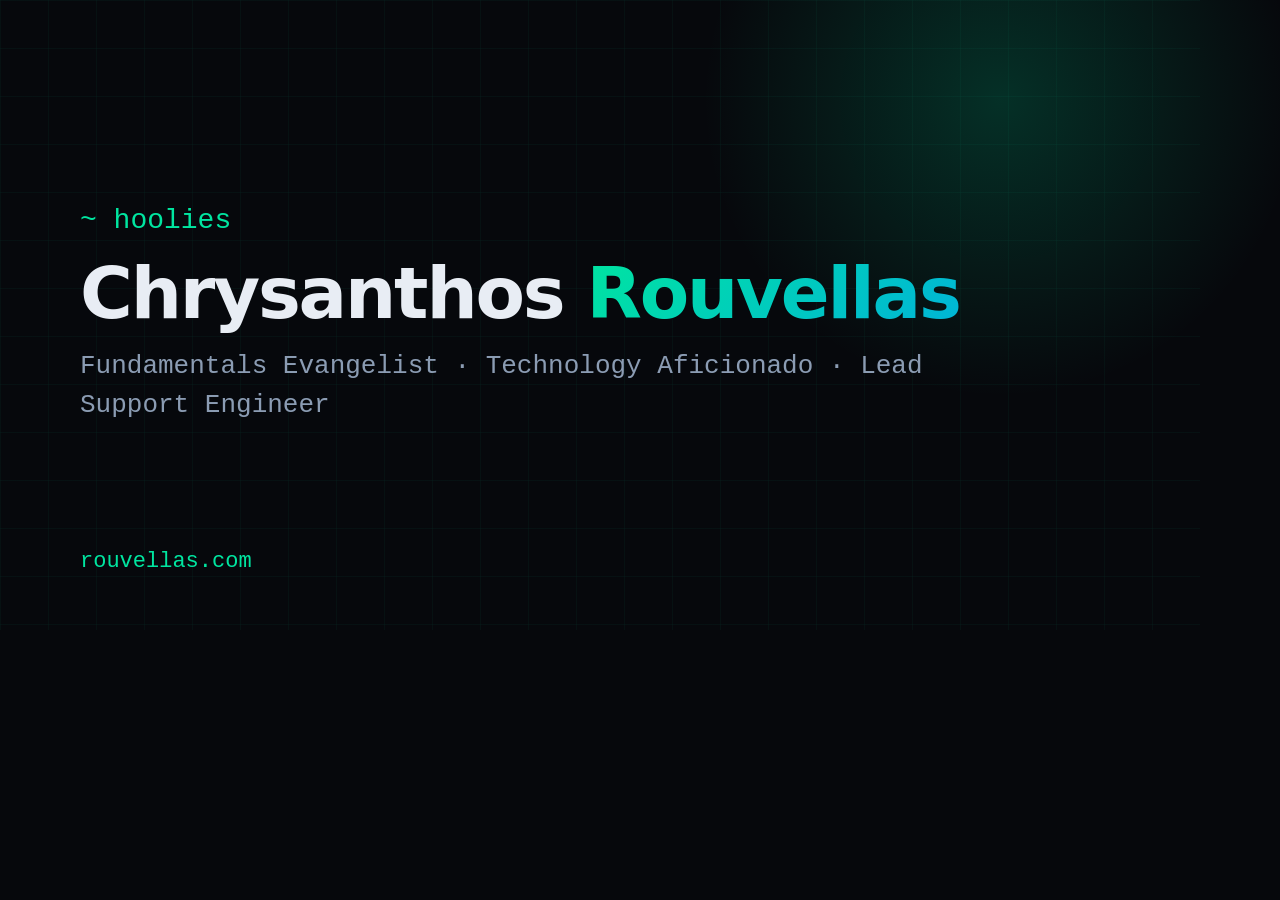
<file: og-image.html>
<!DOCTYPE html>
<html lang="en">
<head>
  <meta charset="UTF-8">
  <style>
    * { margin: 0; padding: 0; box-sizing: border-box; }
    body {
      width: 1200px;
      height: 630px;
      overflow: hidden;
      font-family: system-ui, sans-serif;
      background: #06080c;
      color: #e8edf4;
      position: relative;
    }
    .grid {
      position: absolute;
      inset: 0;
      background-image:
        linear-gradient(rgba(0, 229, 160, 0.04) 1px, transparent 1px),
        linear-gradient(90deg, rgba(0, 229, 160, 0.04) 1px, transparent 1px);
      background-size: 48px 48px;
    }
    .glow {
      position: absolute;
      width: 600px;
      height: 600px;
      border-radius: 50%;
      background: radial-gradient(circle, rgba(0, 229, 160, 0.18), transparent 70%);
      top: -200px;
      right: -100px;
    }
    .content {
      position: relative;
      z-index: 1;
      padding: 72px 80px;
      height: 100%;
      display: flex;
      flex-direction: column;
      justify-content: center;
    }
    .prompt {
      font-family: ui-monospace, monospace;
      font-size: 28px;
      color: #00e5a0;
      margin-bottom: 20px;
    }
    h1 {
      font-size: 72px;
      font-weight: 800;
      line-height: 1.05;
      letter-spacing: -0.03em;
      margin-bottom: 16px;
    }
    .accent {
      background: linear-gradient(135deg, #00e5a0, #00b4d8);
      -webkit-background-clip: text;
      background-clip: text;
      color: transparent;
    }
    .tagline {
      font-family: ui-monospace, monospace;
      font-size: 26px;
      color: #8b9cb3;
      max-width: 900px;
      line-height: 1.5;
    }
    .url {
      position: absolute;
      bottom: 56px;
      left: 80px;
      font-family: ui-monospace, monospace;
      font-size: 22px;
      color: #00e5a0;
    }
  </style>
</head>
<body>
  <div class="grid"></div>
  <div class="glow"></div>
  <div class="content">
    <div class="prompt">~ hoolies</div>
    <h1>Chrysanthos <span class="accent">Rouvellas</span></h1>
    <p class="tagline">Fundamentals Evangelist · Technology Aficionado · Lead Support Engineer</p>
  </div>
  <div class="url">rouvellas.com</div>
</body>
</html>
</file>
<file: fonts/fonts.css>
/* Self-hosted fonts — portfolio */

@font-face {
  font-family: "IBM Plex Mono";
  font-style: normal;
  font-weight: 400;
  font-display: swap;
  src: url("IBMPlexMono-Regular.woff2") format("woff2");
}

@font-face {
  font-family: "IBM Plex Mono";
  font-style: normal;
  font-weight: 500;
  font-display: swap;
  src: url("IBMPlexMono-Medium.woff2") format("woff2");
}

@font-face {
  font-family: "IBM Plex Mono";
  font-style: normal;
  font-weight: 600;
  font-display: swap;
  src: url("IBMPlexMono-SemiBold.woff2") format("woff2");
}

@font-face {
  font-family: "Syne";
  font-style: normal;
  font-weight: 500;
  font-display: swap;
  src: url("Syne-Medium.woff2") format("woff2");
}

@font-face {
  font-family: "Syne";
  font-style: normal;
  font-weight: 600;
  font-display: swap;
  src: url("Syne-SemiBold.woff2") format("woff2");
}

@font-face {
  font-family: "Syne";
  font-style: normal;
  font-weight: 700;
  font-display: swap;
  src: url("Syne-Bold.woff2") format("woff2");
}

@font-face {
  font-family: "Syne";
  font-style: normal;
  font-weight: 800;
  font-display: swap;
  src: url("Syne-ExtraBold.woff2") format("woff2");
}
</file>
<file: css/styles.css>
/* ==========================================================================
   Chrysanthos Rouvellas — Portfolio
   Dark terminal aesthetic · GitHub Pages static site
   ========================================================================== */

:root {
  --bg-deep: #06080c;
  --bg-base: #0a0e14;
  --bg-elevated: #111820;
  --bg-card: rgba(17, 24, 32, 0.72);
  --bg-card-hover: rgba(22, 32, 44, 0.85);

  --text-primary: #e8edf4;
  --text-secondary: #8b9cb3;
  --text-muted: #7d8da2;

  --accent: #00e5a0;
  --accent-dim: rgba(0, 229, 160, 0.15);
  --accent-glow: rgba(0, 229, 160, 0.35);
  --accent-secondary: #00b4d8;
  --accent-warm: #ffb347;

  --border: rgba(139, 156, 179, 0.12);
  --border-strong: rgba(0, 229, 160, 0.25);

  --font-display: "Syne", system-ui, sans-serif;
  --font-mono: "IBM Plex Mono", ui-monospace, monospace;
  --font-terminal: "IBM Plex Mono", ui-monospace, monospace;

  --radius-sm: 8px;
  --radius-md: 14px;
  --radius-lg: 22px;
  --radius-xl: 32px;

  --header-h: 72px;
  --container: min(1140px, calc(100% - 2.5rem));
  --terminal-body-h: 320px;
  --hero-progress: 0;
  --ease-out: cubic-bezier(0.16, 1, 0.3, 1);
  --ease-spring: cubic-bezier(0.34, 1.56, 0.64, 1);
}

*, *::before, *::after {
  box-sizing: border-box;
}

html {
  scroll-behavior: smooth;
  scroll-padding-top: calc(var(--header-h) + 1rem);
}

body {
  margin: 0;
  font-family: var(--font-display);
  font-size: 1rem;
  line-height: 1.65;
  color: var(--text-primary);
  background: var(--bg-deep);
  overflow-x: hidden;
  -webkit-font-smoothing: antialiased;
}

::selection {
  background: var(--accent-dim);
  color: var(--accent);
}

img, svg {
  display: block;
  max-width: 100%;
}

a {
  color: inherit;
  text-decoration: none;
}

ul {
  list-style: none;
  margin: 0;
  padding: 0;
}

.container {
  width: var(--container);
  margin-inline: auto;
}

.skip-link {
  position: absolute;
  top: -100%;
  left: 1rem;
  z-index: 9999;
  padding: 0.75rem 1.25rem;
  background: var(--accent);
  color: var(--bg-deep);
  font-weight: 600;
  border-radius: var(--radius-sm);
  transition: top 0.2s;
}

.skip-link:focus {
  top: 1rem;
}

/* Background layers */
#networkCanvas {
  position: fixed;
  inset: 0;
  z-index: 0;
  pointer-events: none;
  opacity: calc(0.45 - var(--hero-progress, 0) * 0.12);
  transition: opacity 0.15s linear;
}

.grain {
  position: fixed;
  inset: 0;
  z-index: 1;
  pointer-events: none;
  opacity: 0.035;
  background-image: url("data:image/svg+xml,%3Csvg viewBox='0 0 256 256' xmlns='http://www.w3.org/2000/svg'%3E%3Cfilter id='n'%3E%3CfeTurbulence type='fractalNoise' baseFrequency='0.85' numOctaves='4' stitchTiles='stitch'/%3E%3C/filter%3E%3Crect width='100%25' height='100%25' filter='url(%23n)'/%3E%3C/svg%3E");
}

/* Header */
.site-header {
  position: fixed;
  top: 0;
  left: 0;
  right: 0;
  z-index: 100;
  height: var(--header-h);
  transition: background 0.35s var(--ease-out), box-shadow 0.35s var(--ease-out), backdrop-filter 0.35s;
}

.site-header.scrolled {
  background: rgba(6, 8, 12, 0.82);
  backdrop-filter: blur(16px) saturate(1.4);
  box-shadow: 0 1px 0 var(--border);
}

.header-inner {
  display: flex;
  align-items: center;
  justify-content: space-between;
  height: 100%;
}

.logo {
  display: flex;
  align-items: center;
  gap: 0.35rem;
  font-family: var(--font-mono);
  font-size: 1.05rem;
  font-weight: 500;
  letter-spacing: -0.02em;
}

.logo-prompt {
  color: var(--accent);
}

.logo-cursor {
  color: var(--accent);
  animation: blink 1.1s step-end infinite;
}

@keyframes blink {
  50% { opacity: 0; }
}

.nav-toggle {
  display: none;
  flex-direction: column;
  gap: 5px;
  padding: 0.5rem;
  background: none;
  border: 1px solid var(--border);
  border-radius: var(--radius-sm);
  cursor: pointer;
}

.nav-toggle-bar {
  display: block;
  width: 22px;
  height: 2px;
  background: var(--text-primary);
  border-radius: 1px;
  transition: transform 0.3s, opacity 0.3s;
}

.nav-toggle[aria-expanded="true"] .nav-toggle-bar:nth-child(1) {
  transform: translateY(7px) rotate(45deg);
}

.nav-toggle[aria-expanded="true"] .nav-toggle-bar:nth-child(2) {
  opacity: 0;
}

.nav-toggle[aria-expanded="true"] .nav-toggle-bar:nth-child(3) {
  transform: translateY(-7px) rotate(-45deg);
}

.nav-list {
  display: flex;
  align-items: center;
  gap: 0.25rem;
}

.nav-list a {
  padding: 0.5rem 0.85rem;
  font-size: 0.9rem;
  font-weight: 500;
  color: var(--text-secondary);
  border-radius: var(--radius-sm);
  transition: color 0.2s, background 0.2s;
}

.nav-list a:hover,
.nav-list a:focus-visible {
  color: var(--text-primary);
  background: rgba(255, 255, 255, 0.04);
}

.nav-cta {
  margin-left: 0.5rem;
  padding: 0.55rem 1.1rem !important;
  background: var(--accent-dim) !important;
  color: var(--accent) !important;
  border: 1px solid var(--border-strong);
}

.nav-list a.active:not(.nav-cta) {
  color: var(--accent);
  background: rgba(0, 229, 160, 0.1);
}

.nav-list a.nav-cta.active {
  background: rgba(0, 229, 160, 0.28) !important;
  border-color: var(--accent);
  color: var(--accent) !important;
  box-shadow: 0 0 20px var(--accent-glow);
}

.nav-cta:hover {
  background: rgba(0, 229, 160, 0.22) !important;
}

/* Scroll progress ring */
.scroll-progress {
  position: fixed;
  right: 1.25rem;
  bottom: 1.25rem;
  z-index: 90;
  width: 52px;
  height: 52px;
  pointer-events: none;
  opacity: 1;
  transition: opacity 0.35s var(--ease-out);
}

.scroll-progress.near-end {
  opacity: 0;
}

.scroll-progress-svg {
  width: 100%;
  height: 100%;
  transform: rotate(-90deg);
}

.scroll-progress-bg {
  fill: none;
  stroke: rgba(139, 156, 179, 0.15);
  stroke-width: 3;
}

.scroll-progress-fill {
  fill: none;
  stroke: var(--accent);
  stroke-width: 3;
  stroke-linecap: round;
  stroke-dasharray: 113.1;
  stroke-dashoffset: 113.1;
  transition: stroke-dashoffset 0.12s linear;
  filter: drop-shadow(0 0 6px var(--accent-glow));
}

.scroll-progress-label {
  position: absolute;
  inset: 0;
  display: flex;
  align-items: center;
  justify-content: center;
  font-family: var(--font-mono);
  font-size: 0.58rem;
  font-weight: 600;
  color: var(--accent);
}

/* Hero */
.hero {
  position: relative;
  z-index: 2;
  min-height: 100vh;
  min-height: 100dvh;
  display: flex;
  flex-direction: column;
  justify-content: center;
  padding: calc(var(--header-h) + 3rem) 0 5rem;
}

.hero-content {
  transform: translate3d(0, calc(var(--hero-progress) * 32px), 0);
  opacity: calc(1 - var(--hero-progress) * 0.14);
  transition: opacity 0.12s linear;
}

.hero-terminal {
  perspective: 1200px;
  width: 100%;
  min-width: 0;
  transform: translate3d(0, calc(var(--hero-progress) * 16px), 0);
}

.hero-grid {
  display: grid;
  grid-template-columns: 1fr 1fr;
  gap: 3rem;
  align-items: center;
}

.hero-grid > * {
  min-width: 0;
}

@media (min-width: 961px) {
  .terminal-body {
    font-size: 0.92rem;
    padding: 1.5rem 1.5rem 1.75rem;
  }

  .terminal-command-output {
    padding-left: 1.5rem;
  }
}

.hero-eyebrow {
  display: inline-flex;
  align-items: center;
  gap: 0.6rem;
  margin: 0 0 1.25rem;
  font-family: var(--font-mono);
  font-size: 0.8rem;
  color: var(--text-secondary);
  letter-spacing: 0.04em;
  text-transform: uppercase;
}

.status-dot {
  width: 8px;
  height: 8px;
  border-radius: 50%;
  background: var(--accent);
  box-shadow: 0 0 12px var(--accent-glow);
  animation: pulse 2.5s ease-in-out infinite;
}

@keyframes pulse {
  0%, 100% { opacity: 1; transform: scale(1); }
  50% { opacity: 0.6; transform: scale(0.85); }
}

.hero-title {
  margin: 0 0 1rem;
  font-size: clamp(2.75rem, 6vw, 4.5rem);
  font-weight: 800;
  line-height: 1.05;
  letter-spacing: -0.03em;
}

.hero-line {
  display: block;
}

.hero-line-accent {
  background: linear-gradient(135deg, var(--accent) 0%, var(--accent-secondary) 50%, var(--accent-warm) 100%);
  -webkit-background-clip: text;
  background-clip: text;
  color: transparent;
}

.hero-tagline {
  margin: 0 0 1rem;
  font-family: var(--font-mono);
  font-size: 0.95rem;
  line-height: 1.55;
  color: var(--accent);
}

.hero-services {
  display: flex;
  flex-wrap: wrap;
  gap: 0.55rem;
  margin: 0 0 1.25rem;
}

.service-pill {
  padding: 0.4rem 0.85rem;
  font-family: var(--font-mono);
  font-size: 0.72rem;
  font-weight: 500;
  letter-spacing: 0.04em;
  text-transform: uppercase;
  color: var(--accent);
  background: var(--accent-dim);
  border: 1px solid var(--border-strong);
  border-radius: 999px;
}

.hero-lead {
  margin: 0 0 2rem;
  max-width: 34rem;
  font-size: 1.125rem;
  color: var(--text-secondary);
}

.hero-lead strong {
  color: var(--text-primary);
  font-weight: 600;
}

.hero-actions {
  display: flex;
  flex-wrap: wrap;
  gap: 0.85rem;
  margin-bottom: 2.5rem;
}

.btn {
  display: inline-flex;
  align-items: center;
  justify-content: center;
  padding: 0.85rem 1.6rem;
  font-family: var(--font-display);
  font-size: 0.95rem;
  font-weight: 600;
  border-radius: var(--radius-md);
  border: 1px solid transparent;
  cursor: pointer;
  transition: transform 0.25s var(--ease-spring), box-shadow 0.25s, background 0.25s, border-color 0.25s;
}

.btn:hover {
  transform: translateY(-2px);
}

.btn-primary {
  background: linear-gradient(135deg, var(--accent), #00c48c);
  color: var(--bg-deep);
  box-shadow: 0 4px 24px var(--accent-glow);
}

.btn-primary:hover {
  box-shadow: 0 8px 32px var(--accent-glow);
}

.btn-ghost {
  background: transparent;
  color: var(--text-primary);
  border-color: var(--border);
}

.btn-ghost:hover {
  border-color: var(--border-strong);
  background: var(--accent-dim);
}

.hero-stats {
  display: flex;
  flex-wrap: wrap;
  gap: 2rem;
}

.stat dt {
  margin: 0;
  font-size: 2rem;
  font-weight: 800;
  font-variant-numeric: tabular-nums;
  color: var(--accent);
  line-height: 1;
}

.stat dd {
  margin: 0.35rem 0 0;
  font-size: 0.8rem;
  color: var(--text-muted);
  text-transform: uppercase;
  letter-spacing: 0.06em;
}

/* Terminal */
.terminal-window {
  display: flex;
  flex-direction: column;
  width: 100%;
  background: var(--bg-elevated);
  border: 2px solid rgba(0, 229, 160, 0.35);
  outline: 1px solid rgba(0, 229, 160, 0.12);
  outline-offset: 3px;
  border-radius: var(--radius-sm);
  overflow: hidden;
  box-shadow:
    inset 0 0 0 1px rgba(0, 0, 0, 0.4),
    0 0 24px rgba(0, 229, 160, 0.08),
    0 16px 48px rgba(0, 0, 0, 0.5);
  transform: perspective(1200px)
    rotateX(calc(2deg + var(--mouse-tilt-x, 0deg)))
    rotateY(calc(-4deg + var(--mouse-tilt-y, 0deg)));
  transition: transform 0.45s var(--ease-out), border-color 0.25s;
  cursor: pointer;
  height: var(--terminal-window-h, auto);
  min-height: var(--terminal-window-h, auto);
}

.terminal-window:focus-visible {
  border-color: var(--accent);
}

.terminal-tmux-bar {
  display: flex;
  gap: 0;
  background: rgba(0, 0, 0, 0.45);
  border-bottom: 1px solid var(--border);
}

.terminal-tmux-tab {
  flex: 1;
  min-height: 2.25rem;
  padding: 0.5rem 0.35rem;
  font-family: var(--font-terminal);
  font-size: 0.68rem;
  color: var(--text-muted);
  text-transform: lowercase;
  background: transparent;
  border: none;
  border-right: 1px solid var(--border);
  cursor: pointer;
  transition: background 0.2s, color 0.2s;
}

.terminal-tmux-tab:last-child {
  border-right: none;
}

.terminal-tmux-tab:hover,
.terminal-tmux-tab.active {
  color: var(--accent);
  background: rgba(0, 229, 160, 0.08);
}

.terminal-hint {
  margin: 0;
  padding: 0.35rem 0.75rem 0.55rem;
  font-family: var(--font-terminal);
  font-size: 0.58rem;
  color: var(--text-muted);
  text-align: center;
  background: rgba(0, 0, 0, 0.25);
  border-top: 1px solid var(--border);
}

.hero-terminal:hover .terminal-window {
  transform: perspective(1200px)
    rotateX(var(--mouse-tilt-x, 0deg))
    rotateY(var(--mouse-tilt-y, 0deg));
}

.terminal-body {
  flex: 1;
  padding: 1.35rem 1.35rem 1.5rem;
  font-family: var(--font-terminal);
  font-size: clamp(0.78rem, 0.72rem + 0.25vw, 0.92rem);
  line-height: 1.65;
  background: rgba(0, 0, 0, 0.2);
  height: var(--terminal-body-h);
  min-height: var(--terminal-body-h);
  max-height: var(--terminal-body-h);
  overflow: hidden;
}

.terminal-line {
  white-space: pre-wrap;
  word-break: break-word;
  overflow-wrap: anywhere;
}

.terminal-command-line {
  min-height: 1.65em;
}

.terminal-muted {
  color: var(--text-muted);
  margin-bottom: 0.5rem;
}

.terminal-output {
  color: var(--accent-secondary);
  padding-left: 1.25rem;
  margin-bottom: 0.35rem;
}

.terminal-command-output {
  min-height: var(--terminal-output-h, 4.5em);
  margin-bottom: 0;
}

.prompt {
  color: var(--accent-secondary);
  margin-right: 0.4rem;
}

.terminal-cursor {
  color: var(--accent);
  animation: blink 1.1s step-end infinite;
}

/* Sections */
.section {
  position: relative;
  z-index: 2;
  padding: 6rem 0;
}

.section-header {
  max-width: 640px;
  margin-bottom: 3.5rem;
}

.section-label {
  display: block;
  margin-bottom: 0.85rem;
  font-family: var(--font-mono);
  font-size: 0.78rem;
  font-weight: 500;
  color: var(--accent);
  letter-spacing: 0.12em;
  text-transform: uppercase;
}

.section-header h2 {
  margin: 0 0 1rem;
  font-size: clamp(2rem, 4vw, 2.75rem);
  font-weight: 700;
  line-height: 1.15;
  letter-spacing: -0.02em;
}

.section-intro {
  margin: 0;
  font-size: 1.1rem;
  color: var(--text-secondary);
}

.section-intro a {
  color: var(--accent);
  text-decoration: underline;
  text-underline-offset: 0.18em;
}

.section-intro a:hover {
  color: var(--text-primary);
}

/* Philosophy */
.philosophy {
  background: linear-gradient(180deg, transparent, rgba(0, 229, 160, 0.03) 50%, transparent);
}

.pillar-grid {
  display: grid;
  grid-template-columns: repeat(3, 1fr);
  gap: 1.25rem;
}

.pillar-card {
  padding: 2rem;
  background: var(--bg-card);
  border: 1px solid var(--border);
  border-radius: var(--radius-lg);
  backdrop-filter: blur(12px);
  transition: transform 0.35s var(--ease-out), border-color 0.35s, background 0.35s, box-shadow 0.35s;
}

.pillar-card:hover {
  transform: translateY(-4px);
  border-color: var(--border-strong);
  background: var(--bg-card-hover);
  box-shadow: 0 16px 48px rgba(0, 0, 0, 0.3);
}

.pillar-icon {
  width: 48px;
  height: 48px;
  margin-bottom: 1.25rem;
  color: var(--accent);
}

.pillar-icon svg {
  width: 100%;
  height: 100%;
}

.pillar-card h3 {
  margin: 0 0 0.75rem;
  font-size: 1.2rem;
  font-weight: 700;
}

.pillar-card p {
  margin: 0;
  font-size: 0.95rem;
  color: var(--text-secondary);
}

/* Expertise */
.skills-layout {
  display: grid;
  grid-template-columns: minmax(280px, 320px) 1fr;
  gap: 3rem;
  align-items: start;
}

/* Network demo */
.network-demo {
  display: flex;
  flex-direction: column;
  gap: 1rem;
  min-height: 380px;
}

.net-host {
  background: var(--bg-elevated);
  border: 1px solid var(--border);
  border-radius: var(--radius-md);
  overflow: hidden;
}

.net-host-label {
  padding: 0.45rem 0.75rem;
  font-family: var(--font-terminal);
  font-size: 0.68rem;
  color: var(--text-muted);
  text-transform: uppercase;
  letter-spacing: 0.06em;
  background: rgba(0, 0, 0, 0.3);
  border-bottom: 1px solid var(--border);
}

.net-client .net-host-label { color: var(--accent-secondary); }
.net-server .net-host-label { color: var(--accent); }
.net-server-dns .net-host-label { color: var(--accent-secondary); }
.net-server-dhcp .net-host-label { color: #c9a227; }
.net-server-prod .net-host-label { color: var(--accent); }

.net-host-active {
  border-color: var(--border-strong);
  box-shadow: 0 0 0 1px var(--accent-dim), 0 0 24px rgba(0, 229, 160, 0.08);
}

.net-servers {
  display: grid;
  grid-template-columns: repeat(3, 1fr);
  gap: 0.5rem;
}

.net-servers .net-host-label {
  font-size: 0.58rem;
  padding: 0.35rem 0.5rem;
  white-space: nowrap;
  overflow: hidden;
  text-overflow: ellipsis;
}

.net-servers .net-console {
  min-height: 3.75rem;
  max-height: 3.75rem;
  padding: 0.5rem;
  font-size: 0.62rem;
}

.net-console {
  min-height: 7.5rem;
  max-height: 7.5rem;
  overflow: hidden;
  padding: 0.65rem 0.75rem;
  font-family: var(--font-terminal);
  font-size: 0.68rem;
  line-height: 1.55;
}

.net-line {
  white-space: nowrap;
  overflow: hidden;
  text-overflow: ellipsis;
  color: var(--text-secondary);
  animation: netLineIn 0.25s var(--ease-out);
}

.net-line.cmd { color: var(--text-primary); }
.net-line.ok { color: var(--accent); }
.net-line.info { color: var(--accent-secondary); }
.net-line.dim { color: var(--text-muted); }

@keyframes netLineIn {
  from { opacity: 0; transform: translateY(4px); }
  to { opacity: 1; transform: translateY(0); }
}

.net-flow {
  position: relative;
  display: flex;
  align-items: center;
  justify-content: center;
  gap: 0;
  padding: 0.5rem 0;
}

.net-step {
  display: flex;
  flex-direction: column;
  align-items: center;
  gap: 0.35rem;
  font-family: var(--font-terminal);
  font-size: 0.62rem;
  color: var(--text-muted);
  text-transform: uppercase;
  letter-spacing: 0.08em;
  transition: color 0.3s;
}

.net-step-dot {
  width: 10px;
  height: 10px;
  border-radius: 50%;
  background: var(--border);
  border: 1px solid var(--border);
  transition: background 0.3s, box-shadow 0.3s, border-color 0.3s;
}

.net-step-active {
  color: var(--accent);
}

.net-step-active .net-step-dot {
  background: var(--accent);
  border-color: var(--accent);
  box-shadow: 0 0 12px var(--accent-glow);
}

.net-step-line {
  width: 2.5rem;
  height: 2px;
  background: var(--border);
  margin: 0 0.25rem;
  margin-bottom: 1.1rem;
}

.skills-tree {
  grid-column: 2;
  grid-row: 1;
  padding: 1.1rem 1.25rem;
  background: var(--bg-elevated);
  border: 1px solid var(--border);
  border-radius: var(--radius-md);
  overflow-x: auto;
  font-family: var(--font-terminal);
  font-weight: 400;
}

.skills-tree-cmd {
  margin-bottom: 0.65rem;
  font-size: clamp(0.72rem, 0.68rem + 0.2vw, 0.82rem);
  color: var(--text-muted);
}

.skills-tree-prompt {
  color: var(--accent);
  margin-right: 0.35rem;
}

.skills-tree-output {
  --tree-line-size: clamp(0.68rem, 0.64rem + 0.2vw, 0.78rem);
  margin: 0;
  font-size: var(--tree-line-size);
  line-height: 1;
  color: var(--text-secondary);
  font-variant-ligatures: none;
  -webkit-font-smoothing: antialiased;
}

.skills-tree-output .tree-line,
.skills-tree-output .tree-branch,
.skills-tree-output .tree-dir {
  font-family: inherit;
  font-weight: 400;
  font-size: inherit;
  line-height: 1;
}

.skills-tree-output .tree-line {
  display: block;
  margin: 0;
  padding: 0;
  height: var(--tree-line-size);
  line-height: var(--tree-line-size);
  white-space: pre;
  overflow: hidden;
}

.skills-tree-output .tree-branch,
.skills-tree-output .tree-dir {
  display: inline-block;
  height: var(--tree-line-size);
  line-height: var(--tree-line-size);
  vertical-align: top;
}

.skills-tree-output .tree-line.tree-gap {
  pointer-events: none;
  user-select: none;
}

.skills-tree-output .tree-branch {
  color: var(--text-muted);
}

.skills-tree-output .tree-root {
  color: var(--accent-secondary);
  font-weight: 600;
}

.skills-tree-output .tree-dir {
  color: var(--accent-secondary);
}

@media (min-width: 961px) {
  .network-demo {
    grid-column: 1;
    grid-row: 1 / span 2;
  }

  .skills-tree {
    grid-column: 2;
    grid-row: 1;
    align-self: start;
  }
}

/* Services */
.services {
  background: linear-gradient(180deg, transparent, rgba(0, 180, 216, 0.03) 50%, transparent);
}

.services-grid {
  display: grid;
  grid-template-columns: repeat(2, 1fr);
  gap: 1rem;
}

.engagement-types {
  display: grid;
  grid-template-columns: repeat(2, 1fr);
  gap: 0.75rem 1.5rem;
  margin: 0 0 2rem;
  padding: 1.25rem 1.5rem;
  list-style: none;
  background: var(--bg-card);
  border: 1px solid var(--border);
  border-radius: var(--radius-md);
}

.engagement-types li {
  font-size: 0.88rem;
  color: var(--text-secondary);
  line-height: 1.5;
}

.engagement-types strong {
  color: var(--accent);
  font-family: var(--font-mono);
  font-size: 0.78rem;
  font-weight: 600;
  text-transform: uppercase;
  letter-spacing: 0.04em;
}

.cost-carousel-group {
  margin: 0 0 0.65rem;
  font-family: var(--font-terminal);
  font-size: 0.68rem;
  color: var(--accent-secondary);
  text-transform: uppercase;
  letter-spacing: 0.08em;
  text-align: center;
}

.skill-card {
  padding: 1.5rem;
  background: var(--bg-card);
  border: 1px solid var(--border);
  border-radius: var(--radius-md);
  backdrop-filter: blur(8px);
  transition: border-color 0.3s;
}

.skill-card:hover {
  border-color: var(--border-strong);
}

.skill-card-lead {
  margin: -0.35rem 0 0.85rem;
  font-size: 0.88rem;
  line-height: 1.5;
  color: var(--text-secondary);
}

.skill-card-wide {
  grid-column: 1 / -1;
}

/* Cost reduction carousel */
.cost-carousel {
  position: relative;
  margin-top: 0.25rem;
  text-align: center;
  outline: none;
}

.cost-carousel:focus-visible {
  box-shadow: 0 0 0 2px var(--accent-dim);
  border-radius: var(--radius-sm);
}

.cost-carousel-viewport {
  position: relative;
  min-height: 8rem;
  overflow: hidden;
  perspective: 900px;
  cursor: pointer;
}

.cost-carousel-track {
  position: relative;
  min-height: 8rem;
}

.cost-carousel-slide {
  position: absolute;
  inset: 0;
  display: flex;
  flex-direction: column;
  align-items: center;
  justify-content: center;
  padding: 0.5rem 1.5rem;
  opacity: 0;
  visibility: hidden;
  transform: rotate(10deg) translateX(2rem);
  transition:
    opacity 0.55s var(--ease-out),
    transform 0.55s var(--ease-out),
    visibility 0.55s;
}

.cost-carousel-slide p {
  margin: 0;
  max-width: 42rem;
  font-size: 0.92rem;
  line-height: 1.55;
  color: var(--text-secondary);
  text-align: center;
}

.cost-carousel-sublist {
  margin: 0.5rem auto 0;
  padding: 0;
  list-style: none;
  text-align: center;
}

.cost-carousel-sublist li {
  margin-bottom: 0.25rem;
  font-size: 0.85rem;
  line-height: 1.45;
  color: var(--text-muted);
}

.cost-carousel-sublist li::before {
  content: "· ";
  color: var(--accent);
}

.cost-carousel-sublist li:last-child {
  margin-bottom: 0;
}

.cost-carousel-slide.active {
  opacity: 1;
  visibility: visible;
  transform: rotate(0deg) translateX(0);
}

.cost-carousel-slide.exit-anticlockwise {
  opacity: 0;
  visibility: hidden;
  transform: rotate(-10deg) translateX(-2rem);
}

.cost-carousel-slide.exit-clockwise {
  opacity: 0;
  visibility: hidden;
  transform: rotate(10deg) translateX(2rem);
}

.cost-carousel-nav {
  display: flex;
  align-items: center;
  justify-content: center;
  margin-top: 1rem;
  cursor: pointer;
}

.cost-carousel-progress {
  width: 100%;
  max-width: 10rem;
  height: 3px;
  background: var(--border);
  border-radius: 2px;
  overflow: hidden;
}

.cost-carousel-progress-fill {
  display: block;
  height: 100%;
  background: var(--accent);
  border-radius: 2px;
  transition: width 0.4s var(--ease-out);
  box-shadow: 0 0 8px var(--accent-glow);
}

.cost-carousel-dot {
  display: block;
  width: 7px;
  height: 7px;
  border-radius: 50%;
  background: var(--border);
  transition: background 0.25s, transform 0.25s;
  pointer-events: none;
}

.cost-carousel-dot.active {
  background: var(--accent);
  transform: scale(1.25);
  box-shadow: 0 0 8px var(--accent-glow);
}

.cost-carousel-static .cost-carousel-viewport {
  min-height: auto;
  overflow: visible;
}

.cost-carousel-static .cost-carousel-track {
  display: flex;
  flex-direction: column;
  gap: 0.75rem;
  min-height: auto;
}

.cost-carousel-static .cost-carousel-slide {
  position: relative;
  opacity: 1;
  visibility: visible;
  transform: none;
}

.cost-carousel-static .cost-carousel-nav {
  display: none;
}

.skill-details {
  margin: 0;
  padding: 0;
  list-style: none;
}

.skill-details li {
  position: relative;
  padding-left: 1rem;
  margin-bottom: 0.65rem;
  font-size: 0.88rem;
  line-height: 1.5;
  color: var(--text-secondary);
}

.skill-details li::before {
  content: "›";
  position: absolute;
  left: 0;
  color: var(--accent);
  font-weight: 700;
}

.skill-details li:last-child {
  margin-bottom: 0;
}

.skill-card h3 {
  margin: 0 0 0.65rem;
  font-size: 1rem;
  font-weight: 700;
  color: var(--accent);
}

.skill-tags {
  display: flex;
  flex-wrap: wrap;
  gap: 0.45rem;
}

.skill-tags li {
  padding: 0.35rem 0.7rem;
  font-family: var(--font-mono);
  font-size: 0.72rem;
  color: var(--text-secondary);
  background: rgba(255, 255, 255, 0.03);
  border: 1px solid var(--border);
  border-radius: 999px;
}

/* Highlights */
.highlights {
  background: linear-gradient(180deg, transparent, rgba(0, 229, 160, 0.02) 50%, transparent);
}

.highlight-grid {
  display: grid;
  grid-template-columns: repeat(auto-fill, minmax(260px, 1fr));
  gap: 1.25rem;
}

.highlight-status {
  grid-column: 1 / -1;
  margin: 0;
  padding: 1.5rem 0;
  font-family: var(--font-mono);
  font-size: 0.9rem;
  color: var(--text-muted);
}

.highlight-status-error a {
  color: var(--accent);
}

.highlight-status-error a:hover {
  color: var(--text-primary);
}

.highlight-card {
  display: flex;
  flex-direction: column;
  padding: 1.75rem;
  background: var(--bg-card);
  border: 1px solid var(--border);
  border-radius: var(--radius-lg);
  backdrop-filter: blur(10px);
  transition: transform 0.35s var(--ease-out), border-color 0.35s, box-shadow 0.35s;
}

.highlight-card:hover {
  transform: translateY(-4px);
  border-color: var(--border-strong);
  box-shadow: 0 16px 48px rgba(0, 0, 0, 0.28);
}

.highlight-badge {
  align-self: flex-start;
  margin-bottom: 1rem;
  padding: 0.3rem 0.65rem;
  font-family: var(--font-mono);
  font-size: 0.68rem;
  font-weight: 500;
  letter-spacing: 0.06em;
  text-transform: uppercase;
  color: var(--accent);
  background: var(--accent-dim);
  border: 1px solid var(--border-strong);
  border-radius: 999px;
}

.highlight-badge-work {
  color: var(--accent-secondary);
  background: rgba(0, 180, 216, 0.12);
  border-color: rgba(0, 180, 216, 0.25);
}

.highlight-card h3 {
  margin: 0 0 0.75rem;
  font-size: 1.15rem;
  font-weight: 700;
}

.highlight-card p {
  flex: 1;
  margin: 0 0 0.65rem;
  font-size: 0.92rem;
  color: var(--text-secondary);
}

.highlight-proof {
  margin: 0 0 1rem !important;
  font-family: var(--font-terminal);
  font-size: 0.72rem !important;
  color: var(--accent) !important;
}

.highlight-tags {
  display: flex;
  flex-wrap: wrap;
  gap: 0.45rem;
  margin-bottom: 1rem;
}

.highlight-tags li {
  padding: 0.3rem 0.65rem;
  font-family: var(--font-mono);
  font-size: 0.68rem;
  color: var(--text-muted);
  background: rgba(255, 255, 255, 0.03);
  border: 1px solid var(--border);
  border-radius: 999px;
}

.highlight-link {
  font-family: var(--font-mono);
  font-size: 0.8rem;
  font-weight: 500;
  color: var(--accent);
  transition: color 0.2s;
}

.highlight-link:hover {
  color: var(--text-primary);
}

/* Timeline */
.experience {
  background: linear-gradient(180deg, transparent, rgba(0, 180, 216, 0.02) 50%, transparent);
}

.experience-list {
  display: flex;
  flex-direction: column;
  gap: 1.25rem;
}

.timeline-item {
  padding-bottom: 0;
}

.timeline-card {
  padding: 1.75rem 2rem;
  background: var(--bg-card);
  border: 1px solid var(--border);
  border-radius: var(--radius-lg);
  backdrop-filter: blur(10px);
  transition: border-color 0.3s, transform 0.35s var(--ease-out);
}

.timeline-item:hover .timeline-card {
  border-color: var(--border-strong);
  transform: translateY(-2px);
}

/* Experience */
.experience-git-intro {
  font-family: var(--font-terminal);
  font-size: 0.82rem;
  color: var(--text-muted);
}

.git-prompt {
  color: var(--accent);
  margin-right: 0.35rem;
}

.experience-git-log .timeline-card {
  position: relative;
  padding-left: 4.5rem;
}

.git-hash {
  position: absolute;
  left: 1.25rem;
  top: 1.35rem;
  font-family: var(--font-terminal);
  font-size: 0.68rem;
  color: var(--accent-secondary);
}

.timeline-compact {
  margin: 0;
  font-size: 0.9rem;
  color: var(--text-secondary);
  line-height: 1.55;
}

.timeline-item-compact .timeline-header {
  margin-bottom: 0.5rem;
}

.timeline-item-compact .timeline-card {
  padding-top: 1.1rem;
  padding-bottom: 1.1rem;
}

.timeline-header {
  display: flex;
  flex-wrap: wrap;
  justify-content: space-between;
  align-items: flex-start;
  gap: 0.75rem;
  margin-bottom: 1rem;
}

.timeline-header h3 {
  margin: 0;
  font-size: 1.15rem;
  font-weight: 700;
}

.timeline-role {
  margin: 0.25rem 0 0;
  font-size: 0.9rem;
  color: var(--accent);
}

.timeline-header time {
  font-family: var(--font-mono);
  font-size: 0.78rem;
  color: var(--text-muted);
  white-space: nowrap;
}

.timeline-details {
  margin: 0;
  padding-left: 0;
}

.timeline-details li {
  position: relative;
  padding-left: 1.25rem;
  margin-bottom: 0.5rem;
  font-size: 0.92rem;
  color: var(--text-secondary);
}

.timeline-details li::before {
  content: "›";
  position: absolute;
  left: 0;
  color: var(--accent);
  font-weight: 700;
}

.timeline-details li:last-child {
  margin-bottom: 0;
}

.timeline-details strong {
  color: var(--text-primary);
}

/* Impact */
.impact-grid {
  display: grid;
  grid-template-columns: repeat(4, 1fr);
  gap: 1rem;
  margin-bottom: 3rem;
}

.impact-card {
  padding: 2rem 1.5rem;
  text-align: center;
  background: var(--bg-card);
  border: 1px solid var(--border);
  border-radius: var(--radius-lg);
  transition: transform 0.35s var(--ease-spring), border-color 0.3s;
}

.impact-card:hover {
  transform: scale(1.03);
  border-color: var(--border-strong);
}

.impact-value {
  display: block;
  font-size: 2.75rem;
  font-weight: 800;
  font-variant-numeric: tabular-nums;
  line-height: 1;
  background: linear-gradient(135deg, var(--accent), var(--accent-secondary));
  -webkit-background-clip: text;
  background-clip: text;
  color: transparent;
}

.impact-label {
  display: block;
  margin: 0.5rem 0 0.75rem;
  font-size: 0.85rem;
  font-weight: 600;
  text-transform: uppercase;
  letter-spacing: 0.06em;
}

.impact-card p {
  margin: 0;
  font-size: 0.82rem;
  color: var(--text-muted);
}

.certs {
  padding: 2rem;
  background: rgba(0, 229, 160, 0.04);
  border: 1px solid var(--border-strong);
  border-radius: var(--radius-lg);
}

.certs-title {
  margin: 0 0 1rem;
  font-size: 1rem;
  font-weight: 700;
}

.certs-trust-intro {
  margin: 0 0 0.75rem;
  font-family: var(--font-terminal);
  font-size: 0.82rem;
  color: var(--text-muted);
}

.terminal-prompt {
  color: var(--accent);
  margin-right: 0.35rem;
}

.cert-list {
  display: flex;
  flex-wrap: wrap;
  gap: 0.65rem;
}

.cert-list li {
  padding: 0.5rem 1rem;
  font-family: var(--font-mono);
  font-size: 0.78rem;
  color: var(--text-secondary);
  background: var(--bg-elevated);
  border: 1px solid var(--border);
  border-radius: var(--radius-sm);
}

.cert-list-trust {
  display: block;
  margin: 0;
  padding: 0;
  list-style: none;
  gap: 0;
}

.cert-list-trust li {
  padding: 0.15rem 0;
  font-family: var(--font-terminal);
  font-size: 0.82rem;
  line-height: 1.55;
  color: var(--text-secondary);
  background: none;
  border: none;
  border-radius: 0;
}

/* Contact */
.contact-panel {
  display: grid;
  grid-template-columns: 1fr 1fr;
  gap: 3rem;
  align-items: center;
  padding: 3.5rem;
  background:
    radial-gradient(ellipse at 0% 0%, rgba(0, 229, 160, 0.12), transparent 55%),
    radial-gradient(ellipse at 100% 100%, rgba(0, 180, 216, 0.1), transparent 55%),
    var(--bg-card);
  border: 1px solid var(--border-strong);
  border-radius: var(--radius-xl);
  backdrop-filter: blur(16px);
}

.contact-content h2 {
  margin: 0 0 1rem;
  font-size: clamp(1.75rem, 3vw, 2.25rem);
  font-weight: 700;
  line-height: 1.2;
}

.contact-content p {
  margin: 0;
  color: var(--text-secondary);
  font-size: 1.05rem;
}

.contact-links {
  display: flex;
  flex-direction: column;
  gap: 0.75rem;
}

.contact-aside {
  display: flex;
  flex-direction: column;
  gap: 1.25rem;
}

.contact-form {
  display: flex;
  flex-direction: column;
  gap: 1rem;
}

.form-field {
  display: flex;
  flex-direction: column;
  gap: 0.35rem;
}

.form-field label {
  font-family: var(--font-mono);
  font-size: 0.7rem;
  color: var(--text-muted);
  text-transform: uppercase;
  letter-spacing: 0.08em;
}

.form-field input,
.form-field textarea {
  width: 100%;
  padding: 0.75rem 1rem;
  font-family: var(--font-mono);
  font-size: 0.88rem;
  color: var(--text-primary);
  background: rgba(0, 0, 0, 0.35);
  border: 1px solid var(--border);
  border-radius: var(--radius-md);
  transition: border-color 0.25s, box-shadow 0.25s;
}

.form-field input:focus,
.form-field textarea:focus {
  outline: none;
  border-color: var(--accent);
  box-shadow: 0 0 0 2px var(--accent-dim);
}

.form-field textarea {
  resize: vertical;
  min-height: 120px;
}

.form-honey {
  position: absolute;
  left: -9999px;
  opacity: 0;
  pointer-events: none;
}

.form-submit {
  align-self: flex-start;
  border: none;
  cursor: pointer;
}

.form-submit:disabled {
  opacity: 0.6;
  cursor: not-allowed;
}

.form-status {
  margin: 0;
  font-size: 0.85rem;
  color: var(--text-muted);
}

.form-status-success {
  color: var(--accent);
}

.form-status-error {
  color: #ff6b6b;
}

.contact-social {
  display: flex;
  flex-direction: column;
  gap: 0.75rem;
}

.contact-link {
  display: flex;
  flex-direction: column;
  gap: 0.2rem;
  padding: 1rem 1.25rem;
  background: rgba(0, 0, 0, 0.25);
  border: 1px solid var(--border);
  border-radius: var(--radius-md);
  transition: border-color 0.25s, background 0.25s, transform 0.25s var(--ease-spring);
}

.contact-link:hover {
  border-color: var(--accent);
  background: var(--accent-dim);
  transform: translateX(6px);
}

.contact-link-label {
  font-family: var(--font-mono);
  font-size: 0.7rem;
  color: var(--text-muted);
  text-transform: uppercase;
  letter-spacing: 0.08em;
}

.contact-link-value {
  font-size: 1rem;
  font-weight: 600;
  color: var(--accent);
}

/* Keyboard shortcuts overlay */
body.shortcuts-open {
  overflow: hidden;
}

.shortcuts-overlay {
  position: fixed;
  inset: 0;
  z-index: 200;
  display: flex;
  align-items: center;
  justify-content: center;
  padding: 1.5rem;
  background: rgba(6, 8, 12, 0.72);
  backdrop-filter: blur(6px);
}

.shortcuts-overlay[hidden] {
  display: none;
}

.shortcuts-dialog {
  width: min(420px, 100%);
  padding: 1.5rem 1.75rem;
  background: var(--bg-elevated);
  border: 1px solid var(--border-strong);
  border-radius: var(--radius-md);
  box-shadow: 0 24px 64px rgba(0, 0, 0, 0.45);
}

.shortcuts-dialog h2 {
  margin: 0 0 1rem;
  font-size: 1.1rem;
  font-weight: 600;
}

.shortcuts-list {
  margin: 0 0 1.25rem;
  padding: 0;
  list-style: none;
}

.shortcuts-list li {
  margin-bottom: 0.55rem;
  font-family: var(--font-terminal);
  font-size: 0.82rem;
  color: var(--text-secondary);
}

.shortcuts-list kbd {
  display: inline-block;
  min-width: 1.4rem;
  padding: 0.12rem 0.4rem;
  font-family: inherit;
  font-size: 0.75rem;
  color: var(--accent);
  text-align: center;
  background: rgba(0, 0, 0, 0.35);
  border: 1px solid var(--border);
  border-radius: 4px;
}

.shortcuts-close {
  width: 100%;
}

/* Footer */
.site-footer {
  position: relative;
  z-index: 2;
  padding: 2.5rem 0;
  border-top: 1px solid var(--border);
}

.footer-inner {
  display: flex;
  flex-wrap: wrap;
  justify-content: space-between;
  gap: 0.5rem;
}

.site-footer p {
  margin: 0;
  font-size: 0.85rem;
  color: var(--text-muted);
}

.footer-hints {
  font-family: var(--font-terminal);
  font-size: 0.65rem !important;
  color: var(--text-muted) !important;
}

.footer-hints kbd {
  display: inline-block;
  padding: 0.1rem 0.35rem;
  font-family: var(--font-terminal);
  font-size: 0.62rem;
  color: var(--accent);
  background: rgba(0, 0, 0, 0.35);
  border: 1px solid var(--border);
  border-radius: 4px;
}

.footer-meta {
  font-family: var(--font-mono);
  font-size: 0.75rem !important;
}

/* Reveal animations. Hidden only when JS ran, so a failed script still shows the page. */
.js .reveal {
  opacity: 0;
  transform: translateY(28px);
  transition: opacity 0.7s var(--ease-out), transform 0.7s var(--ease-out);
}

.js .reveal.visible {
  opacity: 1;
  transform: translateY(0);
}

.reveal:nth-child(2) { transition-delay: 0.08s; }
.reveal:nth-child(3) { transition-delay: 0.16s; }
.reveal:nth-child(4) { transition-delay: 0.24s; }
.reveal:nth-child(5) { transition-delay: 0.32s; }
.reveal:nth-child(6) { transition-delay: 0.4s; }

/* Reduced motion */
@media (prefers-reduced-motion: reduce) {
  html { scroll-behavior: auto; }

  :root {
    --hero-progress: 0 !important;
  }

  .hero-content,
  .hero-terminal {
    transform: none;
    opacity: 1;
  }

  #networkCanvas {
    opacity: 0.45;
  }

  .terminal-window,
  .hero-terminal:hover .terminal-window {
    transform: perspective(1200px) rotateX(2deg) rotateY(-4deg);
  }

  .reveal,
  .js .reveal {
    opacity: 1;
    transform: none;
    transition: none;
  }

  .status-dot,
  .logo-cursor,
  .terminal-cursor {
    animation: none;
  }

  .cost-carousel-static .cost-carousel-slide {
    transform: none;
  }

  .terminal-window {
    transform: none;
  }
}

@media (scripting: none) {
  .reveal,
  .js .reveal {
    opacity: 1;
    transform: none;
  }
}

/* Responsive */
@media (max-width: 1200px) {
  .hero-grid {
    gap: 2.5rem;
  }
}

@media (max-width: 960px) {
  :root {
    --container: min(1140px, calc(100% - 1.75rem));
  }

  .hero {
    min-height: auto;
    padding: calc(var(--header-h) + 2rem) 0 3.5rem;
  }

  .hero-grid {
    grid-template-columns: 1fr;
    gap: 2rem;
  }

  .hero-terminal {
    order: -1;
    max-width: 100%;
  }

  .terminal-window {
    transform: none;
  }

  .hero-terminal:hover .terminal-window {
    transform: none;
  }

  .section {
    padding: 4.5rem 0;
  }

  .pillar-grid {
    grid-template-columns: 1fr;
  }

  .highlight-grid {
    grid-template-columns: repeat(auto-fill, minmax(220px, 1fr));
  }

  .services-grid {
    grid-template-columns: 1fr;
  }

  .skills-layout {
    grid-template-columns: 1fr;
  }

  .skills-tree {
    grid-column: auto;
    grid-row: auto;
  }

  .network-demo {
    min-height: auto;
  }

  .net-servers {
    grid-template-columns: 1fr;
  }

  .net-servers .net-console {
    min-height: 4rem;
    max-height: 4rem;
  }

  .impact-grid {
    grid-template-columns: repeat(2, 1fr);
  }

  .contact-panel {
    grid-template-columns: 1fr;
    padding: 2rem;
    gap: 2rem;
  }

  .engagement-types {
    grid-template-columns: 1fr;
  }

  .experience-git-log .timeline-card {
    padding-left: 1.5rem;
  }

  .git-hash {
    position: static;
    display: block;
    margin-bottom: 0.5rem;
  }

  .timeline-header {
    flex-direction: column;
    align-items: flex-start;
  }

  .timeline-header time {
    font-size: 0.78rem;
  }
}

@media (max-width: 768px) {
  :root {
    --container: min(1140px, calc(100% - 1.25rem));
  }

  .hero-title {
    font-size: clamp(2.25rem, 10vw, 3.25rem);
  }

  .hero-tagline {
    font-size: clamp(0.82rem, 3.6vw, 0.95rem);
  }

  .hero-lead {
    font-size: 1rem;
  }

  .terminal-body {
    padding: 1.1rem 1rem 1.25rem;
    font-size: clamp(0.72rem, 3.2vw, 0.85rem);
  }

  .terminal-tmux-tab {
    font-size: 0.6rem;
    min-height: 2.5rem;
  }

  .terminal-hint {
    font-size: 0.55rem;
    padding: 0.45rem 0.5rem;
  }

  .section {
    padding: 3.5rem 0;
  }

  .section-header {
    margin-bottom: 2.5rem;
  }

  .nav-toggle {
    display: flex;
  }

  .site-nav {
    position: fixed;
    top: var(--header-h);
    left: 0;
    right: 0;
    padding: 1rem;
    background: rgba(6, 8, 12, 0.95);
    backdrop-filter: blur(16px);
    border-bottom: 1px solid var(--border);
    transform: translateY(-110%);
    opacity: 0;
    visibility: hidden;
    transition: transform 0.35s var(--ease-out), opacity 0.35s, visibility 0.35s;
  }

  .site-nav.open {
    transform: translateY(0);
    opacity: 1;
    visibility: visible;
  }

  .nav-list {
    flex-direction: column;
    align-items: stretch;
  }

  .nav-list a {
    display: block;
    padding: 0.85rem 1rem;
  }

  .nav-cta {
    margin-left: 0;
    text-align: center;
  }

  .skills-tree {
    padding: 1rem;
  }

  .highlight-grid {
    grid-template-columns: 1fr;
  }

  .timeline-card {
    padding: 1.25rem 1.5rem;
  }

  .hero-stats {
    gap: 1.25rem 1.5rem;
  }

  .stat dt {
    font-size: 1.65rem;
  }

  .certs {
    padding: 1.5rem;
  }

  .cost-carousel-viewport {
    min-height: 9rem;
  }

  .cost-carousel-slide {
    padding: 0.5rem 0.75rem;
  }

  .scroll-progress {
    right: 0.75rem;
    bottom: 0.75rem;
    width: 44px;
    height: 44px;
  }
}

@media (max-width: 480px) {
  .hero {
    padding: calc(var(--header-h) + 1.5rem) 0 2.5rem;
  }

  .hero-eyebrow {
    font-size: 0.72rem;
  }

  .hero-stats {
    display: grid;
    grid-template-columns: 1fr 1fr;
    gap: 1rem;
  }

  .hero-stats .stat:last-child {
    grid-column: 1 / -1;
  }

  .impact-grid {
    grid-template-columns: 1fr;
  }

  .hero-actions {
    flex-direction: column;
  }

  .btn {
    width: 100%;
  }

  .contact-panel {
    padding: 1.5rem;
  }

  .contact-link {
    padding: 0.85rem 1rem;
  }

  .footer-inner {
    flex-direction: column;
    align-items: flex-start;
  }

  .footer-hints {
    display: none;
  }
}
</file>
